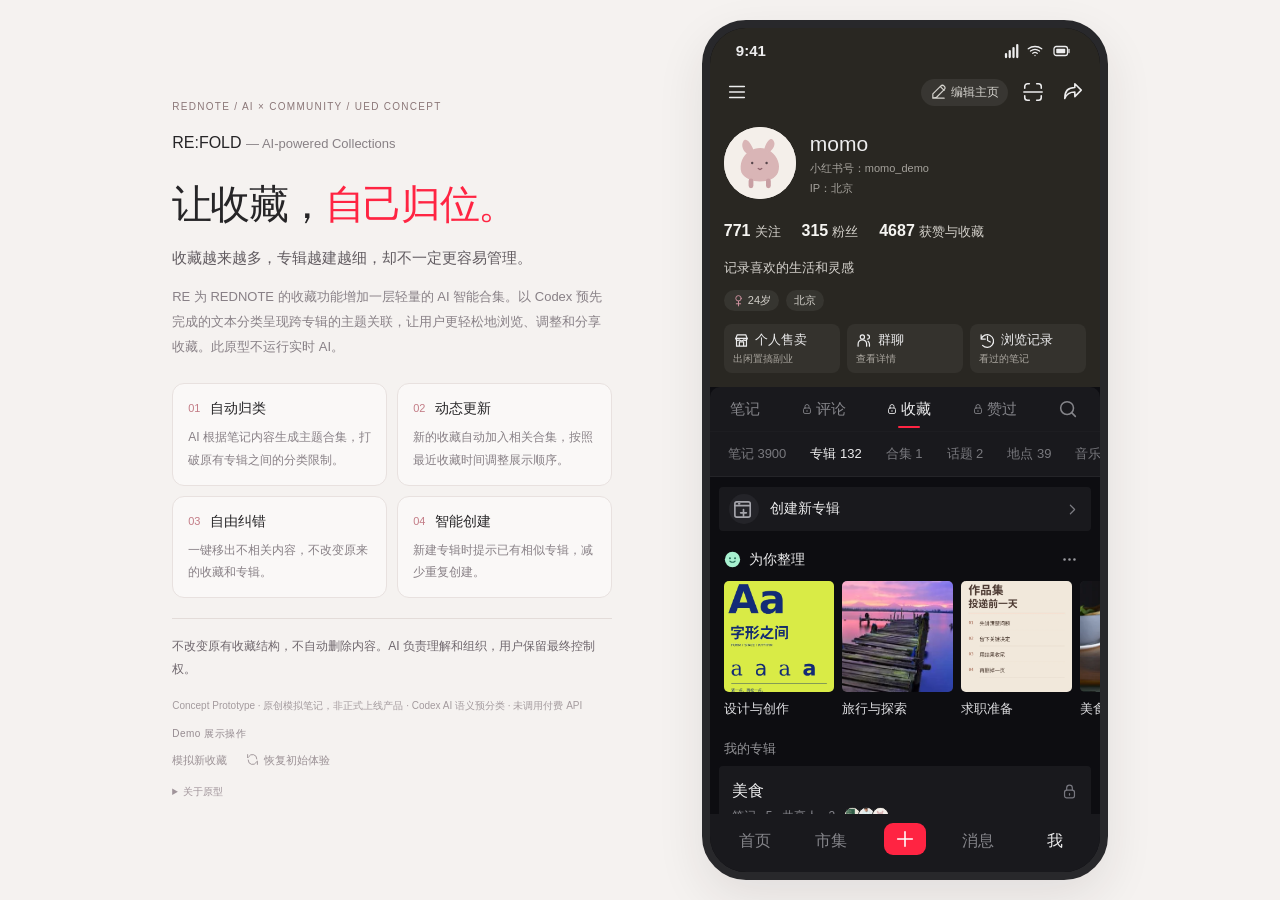
<file: index.html>
<!DOCTYPE html>
<html lang="zh-CN">
<head>
<meta charset="UTF-8" />
<meta name="viewport" content="width=device-width, initial-scale=1, viewport-fit=cover" />
<meta name="theme-color" content="#0d0d11" />
<title>RE｜智能收藏</title>
<link rel="icon" href="assets/avatar.svg" type="image/svg+xml" />
<link rel="stylesheet" href="styles.css" />
</head>
<body data-version="0.9.1">
<div class="stage">
  <aside class="brief" aria-labelledby="projectTitle">
    <div class="eyebrow">REDNOTE / AI × COMMUNITY / UED CONCEPT</div>
    <p class="project-name">RE:FOLD <span>— AI-powered Collections</span></p>
    <h1 id="projectTitle">让收藏，<b>自己归位。</b></h1>
    <p class="project-subtitle">收藏越来越多，专辑越建越细，却不一定更容易管理。</p>
    <p class="project-intro">RE 为 REDNOTE 的收藏功能增加一层轻量的 AI 智能合集。以 Codex 预先完成的文本分类呈现跨专辑的主题关联，让用户更轻松地浏览、调整和分享收藏。此原型不运行实时 AI。</p>
    <div class="features" aria-label="四个功能概念">
      <article class="feature-card"><h2><span>01</span>自动归类</h2><p>AI 根据笔记内容生成主题合集，打破原有专辑之间的分类限制。</p></article>
      <article class="feature-card"><h2><span>02</span>动态更新</h2><p>新的收藏自动加入相关合集，按照最近收藏时间调整展示顺序。</p></article>
      <article class="feature-card"><h2><span>03</span>自由纠错</h2><p>一键移出不相关内容，不改变原来的收藏和专辑。</p></article>
      <article class="feature-card"><h2><span>04</span>智能创建</h2><p>新建专辑时提示已有相似专辑，减少重复创建。</p></article>
    </div>
    <p class="design-principle">不改变原有收藏结构，不自动删除内容。AI 负责理解和组织，用户保留最终控制权。</p>
    <footer class="brief-footer">Concept Prototype · 原创模拟笔记，非正式上线产品<span id="classificationSource"></span></footer>
    <div class="demo-controls"><p class="demo-label">Demo 展示操作</p><div class="brief-actions"><button id="simulateDemo" type="button">模拟新收藏</button><button id="resetDemo" type="button">恢复初始体验</button></div><div id="demoPanel" hidden></div></div><details class="prototype-about"><summary>关于原型</summary><p>这是原创虚构内容的静态原型，分类由 Codex 按文本预先生成，不是实时 AI，未分析照片。分享为固定快照，好友仅本地模拟，不发送消息。绿色图标是概念标识，未接入官方点点服务。</p></details>
  </aside>
  <section class="phone" aria-label="小红书收藏智能合集交互模拟手机">
    <div class="status"><span>9:41</span><span class="signal" id="statusIcons" aria-label="蜂窝网络、无线网络、电池电量充足"></span></div>
    <main class="viewport" id="appScreen"><div class="no-results">正在加载收藏…</div></main>
    <div id="noteReadBar" hidden></div>
    <nav class="tabbar"><button data-action="notice" data-value="本次只演示收藏页，首页未实现">首页</button><button data-action="notice" data-value="本次只演示收藏页，市集未实现">市集</button><button class="plus" data-action="notice" data-value="本次只演示收藏页，发布未实现" aria-label="发布"><span id="publishIcon"></span></button><button data-action="notice" data-value="本次只演示收藏页，消息未实现">消息</button><button class="current" data-action="home">我</button></nav>
    <div class="modalLayer" id="modalLayer"></div><div id="toastLayer"></div>
  </section>
</div>
<script src="data/offline-bundle.js"></script>
<script src="classification-store.js"></script>
<script>
'use strict';
(async function bootstrap() {
const AI=await REClassification.createStore(globalThis.RE_BOOTSTRAP,{forceOffline:new URLSearchParams(location.search).get('classification')==='offline',storage:location.hash.startsWith('#share=')?{getItem:()=>null,setItem:()=>{},removeItem:()=>{}}:undefined});
const iconPaths={
'back':'<path d="m15 18-6-6 6-6"/>','search':'<circle cx="11" cy="11" r="7"/><path d="m20 20-4-4"/>','more':'<circle cx="5" cy="12" r="1"/><circle cx="12" cy="12" r="1"/><circle cx="19" cy="12" r="1"/>','spark':'<path d="m12 2 1.9 6.1L20 10l-6.1 1.9L12 18l-1.9-6.1L4 10l6.1-1.9Z"/><path d="m19 17 .8 2.2L22 20l-2.2.8L19 23l-.8-2.2L16 20l2.2-.8Z"/>','folder':'<path d="M3 7a2 2 0 0 1 2-2h5l2 2h7a2 2 0 0 1 2 2v11H3Z"/>','folder-add':'<path d="M3 7a2 2 0 0 1 2-2h5l2 2h7a2 2 0 0 1 2 2v11H3Z"/><path d="M12 11v6m-3-3h6"/>','chevron':'<path d="m9 18 6-6-6-6"/>','down':'<path d="m6 9 6 6 6-6"/>','check':'<path d="m4 12 5 5L20 6"/>','pin':'<path d="m14 3 7 7-4 1-4 4-2-2-7 7 7-7-2-2 4-4Z"/>','eye-off':'<path d="m3 3 18 18"/><path d="M10.5 10.5a2 2 0 0 0 3 3"/><path d="M9 5a10 10 0 0 1 12 7c-1 2-3 4-5 5M6 7c-2 1-3 3-4 5 4 7 16 9 20 0"/>','undo':'<path d="M3 7v6h6"/><path d="M4 13a8 8 0 1 1 3 6"/>','bookmark':'<path d="M5 3h14v18l-7-5-7 5V3Z"/>','close':'<path d="M18 6 6 18M6 6l12 12"/>','settings':'<circle cx="12" cy="12" r="3"/><path d="m19 13 2-1-2-1m-7-8v2m0 14v2m-9-9h2m14 0h2M5 5l2 2m10 10 2 2M19 5l-2 2M7 17l-2 2"/>','refresh':'<path d="M20 11a8 8 0 0 0-15-4L3 9V3M4 13a8 8 0 0 0 15 4l2-2v6"/>','help':'<circle cx="12" cy="12" r="10"/><path d="M9 9a3 3 0 1 1 5 3l-2 2m0 3v.5"/>'};

Object.assign(iconPaths, {
 'lock':'<rect x="5" y="10" width="14" height="11" rx="3"/><path d="M8 10V7a4 4 0 0 1 8 0v3m-4 5v2"/>',
 'menu':'<path d="M4 6h16M4 12h16M4 18h16"/>',
 'edit':'<path d="m15 4 5 5M4 20l5-1L20 8a2 2 0 0 0-5-5L4 14v6Zm0 0h16"/>',
 'scan':'<path d="M8 3H6a3 3 0 0 0-3 3v2m13-5h2a3 3 0 0 1 3 3v2M3 16v2a3 3 0 0 0 3 3h2m8 0h2a3 3 0 0 0 3-3v-2M2 12h20"/>',
 'share':'<path d="m14 3 7 7-7 7v-5C8 12 5 14 3 19c0-9 4-12 11-12V3Z"/>',
 'people':'<circle cx="9" cy="7" r="3"/><path d="M3 20v-3a6 6 0 0 1 12 0v3m1-16a3 3 0 0 1 0 6m3 10v-3a6 6 0 0 0-2-4"/>',
 'store':'<path d="M4 9h16l-2-5H6L4 9Zm1 0v11h14V9M9 20v-6h6v6"/><path d="M4 9a3 3 0 0 0 5 2 4 4 0 0 0 6 0 3 3 0 0 0 5-2"/>',
 'history':'<path d="M3 10a9 9 0 1 1 2 9M3 4v6h6m3-4v6l4 2"/>',
 'female':'<circle cx="12" cy="8" r="5"/><path d="M12 13v9m-4-4h8"/>',
 'plus':'<path d="M12 4v16M4 12h16"/>',
 'album-add':'<rect x="3" y="4" width="16" height="16" rx="2"/><path d="M3 8h16M7 6h1m4 6v7m-3-3.5h6"/>',
 'wifi':'<path d="M3 9a15 15 0 0 1 18 0M6 12a10 10 0 0 1 12 0m-9 3a5 5 0 0 1 6 0m-3 3h.01"/>',
 'signal':'<path d="M4 16v4m5-8v8m5-12v12m5-16v16" stroke-width="3"/>',
 'comment':'<path d="M21 11a8 8 0 0 1-8 8H6l-4 3V11a8 8 0 0 1 8-8h3a8 8 0 0 1 8 8Z"/>',
 'heart':'<path d="M20.8 4.6a5.5 5.5 0 0 0-7.8 0L12 5.7l-1.1-1.1a5.5 5.5 0 0 0-7.8 7.8L12 21l8.8-8.6a5.5 5.5 0 0 0 0-7.8Z"/>',
 'battery':'<rect x="2" y="6" width="18" height="12" rx="3"/><path d="M22 10v4"/><rect x="5" y="9" width="12" height="6" rx="1" fill="currentColor" stroke="none"/>'
});
const ico=(name,cls='')=>`<svg class="icon ${cls}" viewBox="0 0 24 24" aria-hidden="true">${iconPaths[name]||iconPaths.folder}</svg>`;
const esc=s=>String(s??'').replaceAll('&','&amp;').replaceAll('<','&lt;').replaceAll('>','&gt;').replaceAll('"','&quot;').replaceAll("'",'&#39;');
const E=id=>document.getElementById(id);
const cloneData=value=>typeof globalThis.structuredClone==='function'?globalThis.structuredClone(value):JSON.parse(JSON.stringify(value));
E('statusIcons').innerHTML=ico('signal')+ico('wifi')+ico('battery','battery-icon');
E('publishIcon').innerHTML=ico('plus');
E('resetDemo').innerHTML=ico('refresh','small')+'恢复初始体验';
const GROUPS=AI.groups.map(g=>({...g,desc:g.description}));
const noteForUI=n=>({...n,original:n.originalAlbum,stamp:Date.parse(n.savedAt)});
const BASE_NOTES=AI.notes.filter(n=>n.availability==='initial').map(noteForUI);
const ALBUMS=[
 {id:'美食',name:'美食',count:93,shared:3,locked:true,covers:['photo_food','photo_food2','food_noodle','food_bakery']},
 {id:'韩国',name:'韩国',count:36,shared:2,locked:true,covers:['photo_korea','travel_korea','travel_cph','travel_uk']},
 {id:'视觉设计灵感',name:'视觉设计灵感',count:84,locked:true,covers:['design_type','design_motion','design_brand','design_packaging']},
 {id:'作品集参考',name:'作品集参考',count:29,locked:true,covers:['career_case','design_grid','career_resume','career_ai']},
 {id:'求职准备',name:'求职准备',count:43,locked:true,covers:['career_jobs','career_resume','career_interview','career_case']},
 {id:'新西兰旅行',name:'新西兰旅行',count:19,locked:true,covers:['travel_nz','travel_cph','travel_bergen','travel_uk']},
 {id:'家居',name:'家居',count:28,locked:true,covers:['home_room','home_lamp','home_small','home_color']},
 {id:'字体排版',name:'字体排版',count:32,locked:true,covers:['design_grid','design_type','design_packaging','design_ui']}
];
const NEW_NOTES=AI.notes.filter(n=>n.availability==='simulated').map(noteForUI);
const KEY='refold-v05-experience-data';
function stored(){if(location.hash.startsWith('#share='))return {};try{const value=JSON.parse(localStorage.getItem(KEY)||'{}');return value&&typeof value==='object'&&!Array.isArray(value)?value:{}}catch(_){return {}}}
const persisted=stored();
const S={page:'home',selectedGroup:null,selectedAlbum:null,selectedNote:null,createTitle:'',createDesc:'',createPublic:true,createShared:false,smartOn:persisted.smartOn!==false,hidden:persisted.hidden||[],pins:persisted.pins||[],exclude:persisted.exclude||{},savedNew:persisted.savedNew||[],savedTimes:persisted.savedTimes||{},extraAlbums:persisted.extraAlbums||[],saveClock:persisted.saveClock||400,toastUndo:null,order:Array.isArray(persisted.order)?persisted.order:null,manual:persisted.manual||{},removed:persisted.removed||[],editing:false,managing:false,selection:[],targets:[],dragId:null,liked:persisted.liked||[],comments:persisted.comments||{},pickerSelected:[],copies:persisted.copies||[],groupSharing:persisted.groupSharing||{}};
function commit(){if(S.incomingShare)return;try{localStorage.setItem(KEY,JSON.stringify({...persisted,version:8,liked:S.liked,comments:S.comments,copies:S.copies,groupSharing:S.groupSharing,smartOn:S.smartOn,hidden:S.hidden,pins:[],order:S.order,manual:S.manual,removed:S.removed,exclude:S.exclude,savedNew:S.savedNew,savedTimes:S.savedTimes,extraAlbums:S.extraAlbums,saveClock:S.saveClock}))}catch(_){}}
const asset=cover=>`assets/${cover}.webp`;
const legacySaveBase=Math.max(...AI.notes.map(n=>Date.parse(n.savedAt)))+1000;
const allNotes=()=>[...BASE_NOTES,...NEW_NOTES.filter(n=>S.savedNew.includes(n.id)).map(n=>{const stamp=S.savedTimes[n.id]?Date.parse(S.savedTimes[n.id]):legacySaveBase+S.savedNew.indexOf(n.id)*1000;return {...n,savedAt:new Date(stamp).toISOString(),stamp}})].filter(n=>!S.removed.includes(n.id));
// Manual exclusions are independent of AI files and always take precedence.
const inGroup=(n,id)=>(S.manual[id]||[]).includes(n.id)||(AI.memberships(n.id).some(m=>m.groupId===id)&&!(S.exclude[id]||[]).includes(n.id));
const groupNotes=id=>allNotes().filter(n=>inGroup(n,id)).sort((a,b)=>b.stamp-a.stamp);
const recentGroups=()=>GROUPS.slice().sort((a,b)=>Math.max(0,...groupNotes(b.id).map(n=>n.stamp))-Math.max(0,...groupNotes(a.id).map(n=>n.stamp)));
if(!S.order&&S.pins.length){const recent=recentGroups();S.order=[...recent.filter(g=>S.pins.includes(g.id)),...recent.filter(g=>!S.pins.includes(g.id))].map(g=>g.id);commit()}
const orderedGroups=()=>S.order?[...new Set([...S.order,...GROUPS.map(g=>g.id)])].map(id=>GROUPS.find(g=>g.id===id)).filter(Boolean):recentGroups();
const visibleGroups=()=>orderedGroups().filter(g=>S.smartOn&&!S.hidden.includes(g.id));
function renderProfile(){return `<div class="coverbar"><div class="profile-actions"><button aria-label="菜单" data-action="notice" data-value="本次只呈现个人收藏体验">${ico('menu')}</button><div class="right"><button class="edit" data-action="notice" data-value="个人资料为概念示意">${ico('edit','small')}编辑主页</button><button aria-label="扫一扫" data-action="notice" data-value="此入口不在本次演示范围">${ico('scan')}</button><button aria-label="分享主页" data-action="notice" data-value="分享功能不在本次演示范围">${ico('share')}</button></div></div></div>
<div class="profile-box"><div class="profile-main"><div class="avatar"><img src="assets/avatar.svg" alt="模拟用户头像"></div><div><div class="user-name">momo</div><div class="user-sub">小红书号：momo_demo</div><div class="user-sub">IP：北京</div></div></div><div class="user-stats"><span><b>771</b>关注</span><span><b>315</b>粉丝</span><span><b>4687</b>获赞与收藏</span></div><div class="user-bio">记录喜欢的生活和灵感</div><div class="user-tags"><span class="user-tag">${ico('female','tiny')}24岁</span><span class="user-tag">北京</span></div><div class="profile-utils"><button data-action="notice" data-value="个人售卖不在本次演示范围"><strong>${ico('store','small')}个人售卖</strong><small>出闲置搞副业</small></button><button data-action="notice" data-value="群聊不在本次演示范围"><strong>${ico('people','small')}群聊</strong><small>查看详情</small></button><button data-action="notice" data-value="浏览记录不在本次演示范围"><strong>${ico('history','small')}浏览记录</strong><small>看过的笔记</small></button></div></div>
<div class="primary-tabs"><button data-action="notice" data-value="笔记标签非本次演示范围">笔记</button><button data-action="notice" data-value="评论标签非本次演示范围">${ico('lock','tiny')}评论</button><button class="active" aria-current="page" data-action="notice" data-value="当前为收藏页">${ico('lock','tiny')}收藏</button><button data-action="notice" data-value="赞过标签非本次演示范围">${ico('lock','tiny')}赞过</button><button aria-label="搜索收藏" data-action="notice" data-value="原生收藏搜索不在本次改版范围">${ico('search')}</button></div><div class="secondary-tabs"><button data-action="notice" data-value="笔记标签非本次演示范围">笔记 3900</button><button class="active" aria-current="page" data-action="notice" data-value="当前为专辑页">专辑 132</button>${['合集 1','话题 2','地点 39','音乐 1'].map(t=>`<button data-action="notice" data-value="此标签不在本次演示范围">${t}</button>`).join('')}</div>`}
function smartTile(g){return `<div class="smart-tile ${S.dragId===g.id?'dragging':''}" data-id="${g.id}"><button data-action="group" data-id="${g.id}" aria-label="${S.editing?'拖动排序，或使用左右方向键调整：':'打开智能合集 '}${esc(g.name)}"><span class="tile-image"><img draggable="false" src="${asset(g.cover)}" alt="${esc(g.name)}"></span><span class="tile-name">${esc(g.name)}</span></button></div>`}
function albumCard(a){return `<div class="album"><button class="albumbutton" data-action="album" data-id="${esc(a.id)}"><div class="albumhead"><span>${esc(a.name)}</span>${a.locked?`<span class="tiny-lock" aria-label="私密专辑">${ico('lock','small')}</span>`:''}</div><div class="albummeta"><span>笔记 · ${allNotes().filter(n=>n.original===a.id).length}</span>${a.shared?`<span>共享人 · ${a.shared}</span><span class="shared-avatars" aria-hidden="true">${Array.from({length:Math.min(a.shared,3)},(_,i)=>`<img src="${i===2?'assets/avatar.svg':asset(['design_brand','life_fashion'][i])}" alt="">`).join('')}</span>`:''}</div><div class="albumthumbs">${a.covers.slice(0,4).map(c=>`<span class="albumthumb"><img src="${asset(c)}" alt="${esc(a.name)} 专辑封面"></span>`).join('')}</div></button></div>`}
function renderHome(){const gs=visibleGroups();return `${renderProfile()}<div class="entryrow"><button data-action="create"><span class="entryico">${ico('album-add')}</span>创建新专辑<span class="chevron">${ico('chevron','small')}</span></button></div>${S.smartOn?`<section aria-label="为你整理"><div class="section-head"><strong><span class="ai-mark" role="img" aria-label="AI 整理概念标识"><svg viewBox="0 0 20 20" aria-hidden="true"><circle cx="10" cy="10" r="9" fill="#a8f0d0"/><circle cx="7" cy="8.5" r="1.15" fill="#266b58"/><circle cx="13" cy="8.5" r="1.15" fill="#266b58"/><path d="M7 12c1.7 1.4 4.3 1.4 6 0" stroke="#266b58" stroke-width="1.3" fill="none" stroke-linecap="round"/></svg></span>为你整理</strong><button data-action="settings" aria-label="智能合集设置">${ico('more','small')}</button></div>${gs.length?`${S.editing?sortBanner():''}<div class="shelf ${S.editing?'editing':''}" id="smartShelf">${gs.map(smartTile).join('')}</div>`:'<div class="shelf"><div class="shelf-empty">暂无显示的智能合集，可在设置中恢复。</div></div>'}</section>`:`<div class="smart-disabled"><span>智能合集已关闭</span><button data-action="settings" aria-label="智能合集设置">${ico('more','small')}</button></div>`}<div class="section-head albums-label"><strong>我的专辑</strong></div><div class="collection-list">${[...ALBUMS,...S.extraAlbums].map(albumCard).join('')}</div><div class="footer-mock" hidden data-classification-mode="${AI.mode}" data-classification-source="${AI.source}">${esc(AI.label())}</div>`}
function noteCard(n){return `<button class="notecard ${S.selection.includes(n.id)?'selected':''}" data-action="${S.managing?'select-note':'note'}" data-id="${n.id}" ${S.managing?`aria-pressed="${S.selection.includes(n.id)}"`:''}><span class="note-image" style="aspect-ratio:${Number(n.ratio)>0?Number(n.ratio):.75}"><img src="${asset(n.cover)}" alt="${esc(n.title)}">${S.managing?`<span class="check-circle">${S.selection.includes(n.id)?ico('check','small'):''}</span>`:''}</span><span class="note-caption"><strong>${esc(n.title)}</strong><small>${esc(n.author?.name||n.original)}</small></span></button>`}
function noteFlow(notes){return `<div class="masonry">${[0,1].map(col=>`<div class="note-column">${notes.filter((_,i)=>i%2===col).map(noteCard).join('')}</div>`).join('')}</div>`}
function header(title,right=''){return `<div class="pagehead"><button aria-label="返回" data-action="home">${ico('back','big')}</button><strong>${esc(title)}</strong>${right||'<span></span>'}</div>`}
function renderGroup(){const g=GROUPS.find(x=>x.id===S.selectedGroup);if(!g)return renderHome();const notes=groupNotes(g.id);const all=notes.length&&S.selection.length===notes.length;const copy=collaborationCopy(g.id);const friends=collaborationEnabled(g.id)?copy?.friends||[]:[];return `${S.managing?`<div class="pagehead"><button data-action="manage-exit" aria-label="退出管理">${ico('close')}</button><strong>已选择 ${S.selection.length} 篇</strong><button data-action="select-all">${all?'取消全选':'全选'}</button></div>`:`<div class="pagehead collection-nav"><button data-action="home" aria-label="返回">${ico('back','big')}</button><span></span><button data-action="share" aria-label="${notes.length?'分享合集':'暂无笔记可分享'}" ${notes.length?'':'disabled'}>${ico('share')}</button></div><div class="collection-heading"><h1>${esc(g.name)}</h1><button class="manage-pill" data-action="manage">管理</button></div><div class="collection-description" aria-hidden="true"></div><div class="collection-members"><button class="member-invite" data-action="share-invite"><span class="member-avatars">${(friends.length?friends.slice(0,3):['self']).map((id,i)=>`<img src="${id==='self'?picture('assets/avatar.svg'):friendAvatar(DEMO_FRIENDS.find(f=>f.id===id)||{id})}" alt="${id==='self'?'自己':esc(DEMO_FRIENDS.find(f=>f.id===id)?.name||'虚构好友')}">`).join('')}</span><span>邀请好友共享</span>${ico('chevron','tiny')}</button><span class="collection-count">笔记 · ${notes.length}</span></div>`}${notes.length?noteFlow(notes):'<div class="no-results">还没有笔记，添加后即可分享。</div>'}${S.managing?`<div class="managebar"><button data-action="batch-remove" ${S.selection.length?'':'disabled'}>${ico('close')}移出本合集</button><button data-action="batch-add" ${S.selection.length?'':'disabled'}>${ico('folder-add')}加入其他合集</button><button data-action="batch-unsave" ${S.selection.length?'':'disabled'}>${ico('bookmark')}取消收藏</button></div>`:''}`}
function renderAlbum(){const a=[...ALBUMS,...S.extraAlbums].find(a=>a.id===S.selectedAlbum);if(!a)return renderHome();const notes=allNotes().filter(n=>n.original===a.id);return `${header(a.name)}<div class="original-detail-title"><img src="${asset(a.covers[0])}" alt="${esc(a.name)}"><div><h2>${esc(a.name)}</h2><p>笔记 ${notes.length} · ${a.locked?'私密':'公开'}</p></div></div>${notes.length?noteFlow(notes):'<div class="no-results">这个模拟专辑暂时没有可演示的笔记。</div>'}`}
function similarAlbums(name){const x=name.trim();if(x.length<2)return [];const pats=[/设计|平面|字体|排版|视觉|海报|作品集|创作|ui/i,/旅行|英国|韩国|欧洲|新西兰|首尔|游玩|攻略|旅游/i,/面试|求职|简历|秋招|笔试|校招|作品集/i,/美食|餐厅|咖啡|探店/i,/家居|软装|装修|房间|居住/i];const words=['视觉设计灵感','韩国','求职准备','美食','家居'];const tokens=pats.map((r,i)=>r.test(x)?words[i]:null).filter(Boolean);return ALBUMS.filter(a=>tokens.includes(a.name)||a.name.includes(x)||x.includes(a.name)).slice(0,4)}
function matchHtml(){const sims=similarAlbums(S.createTitle);return sims.length?`<div class="matchbox">${ico('spark','tiny')}<span>发现 ${sims.length} 个相似专辑</span><span>·</span><button data-action="show-similar">查看</button></div>`:''}
function renderCreate(){return `${header('新建专辑',`<button class="action" data-action="save-album" ${S.createTitle.trim()?'':'disabled'}>保存</button>`)}<div class="createform"><div class="form-fields"><div class="form-row"><label for="albumTitle">标题</label><input id="albumTitle" maxlength="32" value="${esc(S.createTitle)}" placeholder="为你的专辑添加一个标题" autocomplete="off"></div><div id="matchWrap" aria-live="polite">${matchHtml()}</div><div class="form-textarea"><label for="albumDesc">简介</label><textarea id="albumDesc" aria-label="专辑简介">${esc(S.createDesc)}</textarea></div></div><div class="setting"><span>公开我的专辑</span><button aria-label="公开我的专辑" role="switch" aria-checked="${S.createPublic}" class="switch ${S.createPublic?'on':''}" data-action="toggle-public"></button></div><p class="setting-help">关闭后，他人将无法查看你的专辑内容</p><div class="setting"><span>和好友共享专辑</span><button aria-label="和好友共享专辑" role="switch" aria-checked="${S.createShared}" class="switch ${S.createShared?'on':''}" data-action="toggle-shared"></button></div><p class="setting-help">开启后，你可以邀请好友编辑专辑内容</p></div>`}
/* Shared navigation, control and modal motion. */
const MOTION = { page:230, sheet:290, select:140, sort:200, ease:'cubic-bezier(.22,.74,.25,1)' };
const reducedMotion = () => !!(globalThis.matchMedia && matchMedia('(prefers-reduced-motion: reduce)').matches);
function animateNative(element, frames, options) {
  if (!element || reducedMotion() || typeof element.animate !== 'function') return null;
  try { return element.animate(frames, {easing:MOTION.ease,fill:'none',...options}); }
  catch (_) { return null; }
}
let navigationMotion=null, previousMotionRoute=null, previousChoiceState=new Map();
function motionRoute() {
  const page=S.page;
  const detail=page==='note'?S.selectedNote:page==='shared'?S.sharedNote||'':page==='group'?S.selectedGroup:page==='album'?S.selectedAlbum:'';
  const depth=page==='home'?0:page==='group'||page==='album'||page==='create'||page==='shared'&&!S.sharedNote?1:2;
  return {key:page+':'+detail,depth};
}
function motionAfterRender() {
  const screen=E('appScreen'), route=motionRoute(), changed=previousMotionRoute&&route.key!==previousMotionRoute.key;
  if(changed&&!S.toastUndo){clearTimeout(S.toastTimer);E('toastLayer').replaceChildren();}
  navigationMotion?.cancel(); navigationMotion=null;
  screen.classList.remove('page-enter','page-back');
  if(changed&&!reducedMotion()) {
    const backward=route.depth<previousMotionRoute.depth || (route.depth===previousMotionRoute.depth&&route.key==='home:');
    navigationMotion=animateNative(screen,[{transform:`translate3d(${backward?-16:16}px,0,0)`,opacity:.9},{transform:'translate3d(0,0,0)',opacity:1}],{duration:MOTION.page});
    if(!navigationMotion) {
      screen.classList.add(backward?'page-back':'page-enter');
      setTimeout(()=>screen.classList.remove('page-enter','page-back'),MOTION.page+30);
    }
  }
  const current=new Map();
  for(const button of screen.querySelectorAll('button[aria-pressed],button[role="switch"]')) {
    const key=route.key+':'+button.dataset.action+':'+(button.dataset.id||button.getAttribute('aria-label')||'');
    const selected=(button.getAttribute('aria-pressed')||button.getAttribute('aria-checked'))==='true';
    current.set(key,selected);
    if(!changed&&previousChoiceState.has(key)&&previousChoiceState.get(key)!==selected) {
      const indicator=button.querySelector('.check-circle')||button;
      animateNative(indicator,[{transform:'scale(.86)',opacity:.65},{transform:'scale(1)',opacity:1}],{duration:MOTION.select});
    }
  }
  previousChoiceState=current;previousMotionRoute=route;
}

/* Keep an unanimated immediate close for page navigation/replacement, and a
   guarded animated close for dismissing an existing sheet. */
let modalMotionEpoch=0, modalClosing=null;
function setModalBackgroundLock(locked) {
  document.querySelector('.phone').classList.toggle('modal-open',locked);
  for(const node of [E('appScreen'),document.querySelector('.tabbar')]) {
    if(!node)continue;
    if('inert' in node)node.inert=locked;
    else {node.style.pointerEvents=locked?'none':'';node.toggleAttribute('data-modal-locked',locked);}
    if(locked)node.setAttribute('aria-hidden','true');else node.removeAttribute('aria-hidden');
  }
}
function motionPrepareSheet() {
  const layer=E('modalLayer'), previous=layer.querySelector('.sheet');
  const context={replacing:!!previous,height:previous?.getBoundingClientRect().height||0};
  modalMotionEpoch++;
  if(modalClosing){for(const animation of modalClosing.animations)animation?.cancel();modalClosing=null;}
  return context;
}
function motionSheetOpen(context={}) {
  const layer=E('modalLayer'),scrim=layer.firstElementChild,panel=layer.querySelector('.sheet');
  if(!panel||!scrim)return;
  panel.style.animation='none';scrim.classList.remove('sheet-closing');
  setModalBackgroundLock(true);
  if(reducedMotion())return;
  if(context.replacing) {
    const next=panel.getBoundingClientRect().height;
    if(context.height&&Math.abs(next-context.height)>2) {
      const animation=animateNative(panel,[{height:context.height+'px'},{height:next+'px'}],{duration:180});
      if(animation){panel.style.overflowY='hidden';animation.finished.catch(()=>{}).then(()=>{if(panel.isConnected)panel.style.overflowY='';});}
    }
    return;
  }
  const animation=animateNative(panel,[{transform:'translate3d(0,100%,0)'},{transform:'translate3d(0,0,0)'}],{duration:MOTION.sheet});
  animateNative(scrim,[{backgroundColor:'rgba(0,0,0,0)'},{backgroundColor:'rgba(0,0,0,.6)'}],{duration:MOTION.sheet});
  if(!animation){scrim.classList.add('sheet-opening');setTimeout(()=>scrim.classList.remove('sheet-opening'),MOTION.sheet+30);}
}
function closeModal(immediate=false) {
  const layer=E('modalLayer'),root=layer.firstElementChild;
  if(!root)return;
  if(modalClosing&&!immediate)return;
  const panel=root.querySelector('.sheet'),opener=S.modalOpener,epoch=++modalMotionEpoch;
  if(modalClosing){for(const animation of modalClosing.animations)animation?.cancel();modalClosing=null;}
  function finish() {
    if(epoch!==modalMotionEpoch||layer.firstElementChild!==root)return;
    layer.replaceChildren();modalClosing=null;setModalBackgroundLock(false);S.modalOpener=null;
    if(opener?.isConnected)opener.focus({preventScroll:true});
  }
  if(immediate||reducedMotion()||!panel){finish();return;}
  root.classList.add('sheet-closing');root.setAttribute('data-closing','true');
  // The mask continues to intercept clicks until the old sheet is removed.
  panel.style.pointerEvents='none';
  const distance=Math.max(0,Number(panel.dataset.dragOffset)||0);
  const slide=animateNative(panel,[{transform:`translate3d(0,${distance}px,0)`},{transform:'translate3d(0,100%,0)'}],{duration:MOTION.sheet});
  const fade=animateNative(root,[{backgroundColor:getComputedStyle(root).backgroundColor},{backgroundColor:'rgba(0,0,0,0)'}],{duration:MOTION.sheet});
  modalClosing={root,animations:[slide,fade]};
  if(slide)slide.finished.catch(()=>{}).then(finish);else setTimeout(finish,MOTION.sheet);
}
// Old Safari/WebViews without inert still keep focus inside the active dialog.
document.addEventListener('focusin',event=>{
  const layer=E('modalLayer');if(!layer.firstElementChild||layer.contains(event.target))return;
  const dialog=layer.querySelector('[role="dialog"]');dialog?.focus({preventScroll:true});
});

/* Downward dismissal starts only on the handle or non-interactive sheet header.
   Beginning a normal content scroll never arms this gesture. */
let sheetDrag=null;
document.addEventListener('pointerdown',event=>{
  const panel=event.target.closest('.sheet'),handle=event.target.closest('.handle,.sheet-drag-handle,.share-head,.sheet-head');
  if(!panel||!handle||event.target.closest('button,a,input,textarea,select')||event.button>0||panel.scrollTop>1)return;
  if(E('modalLayer').firstElementChild?.hasAttribute('data-closing'))return;
  sheetDrag={panel,root:panel.parentElement,pointer:event.pointerId,x:event.clientX,y:event.clientY,dy:0,started:false};
  for(const animation of panel.getAnimations?.()||[])animation.cancel();
});
document.addEventListener('pointermove',event=>{
  const drag=sheetDrag;if(!drag||event.pointerId!==drag.pointer)return;
  const dx=event.clientX-drag.x,dy=event.clientY-drag.y;
  if(!drag.started) {
    if(Math.abs(dx)>8&&Math.abs(dx)>Math.abs(dy)){sheetDrag=null;return;}
    if(dy< -8){sheetDrag=null;return;}
    if(dy<7||dy<Math.abs(dx)*1.2)return;
    drag.started=true;
    try{drag.panel.setPointerCapture(event.pointerId);}catch(_){}
  }
  if(event.cancelable)event.preventDefault();
  drag.dy=Math.max(0,dy);drag.panel.dataset.dragOffset=String(drag.dy);
  drag.panel.style.transform=`translate3d(0,${drag.dy}px,0)`;
  drag.root.style.backgroundColor=`rgba(0,0,0,${.6*(1-Math.min(.85,drag.dy/Math.max(drag.panel.offsetHeight,1)))})`;
},{passive:false});
document.addEventListener('touchmove',event=>{if(sheetDrag?.started&&event.cancelable)event.preventDefault();},{passive:false});
function endSheetDrag(event) {
  const drag=sheetDrag;if(!drag||event.pointerId!==drag.pointer)return;sheetDrag=null;
  if(!drag.panel.isConnected)return;
  if(event.type==='pointerup'&&drag.started&&drag.dy>Math.min(100,drag.panel.offsetHeight*.22)){closeModal();return;}
  if(drag.started){
    const animation=animateNative(drag.panel,[{transform:`translate3d(0,${drag.dy}px,0)`},{transform:'translate3d(0,0,0)'}],{duration:180});
    drag.panel.style.transform='';delete drag.panel.dataset.dragOffset;
    animateNative(drag.root,[{backgroundColor:drag.root.style.backgroundColor},{backgroundColor:'rgba(0,0,0,.6)'}],{duration:180});drag.root.style.backgroundColor='';
  }
}
document.addEventListener('pointerup',endSheetDrag);document.addEventListener('pointercancel',endSheetDrag);


function render(){const el=E('appScreen');const oldTop=el.scrollTop;const shelf=E('smartShelf');if(shelf)S.shelfScroll=shelf.scrollLeft;el.innerHTML=S.page==='home'?renderHome():S.page==='group'?renderGroup():S.page==='create'?renderCreate():S.page==='note'?renderNote():S.page==='picker'?renderPicker():S.page==='shared'?renderShared():S.page==='friends'?renderFriendsSettings():renderAlbum();document.querySelector('.phone').dataset.page=S.page;document.querySelector('.tabbar').hidden=S.page!=='home';if(S.page==='home'){const rail=E('smartShelf');if(rail)rail.scrollLeft=S.shelfScroll||0}const reading=readNote();E('noteReadBar').hidden=!reading;E('noteReadBar').innerHTML=reading?renderNoteBar(reading):'';if(!E('demoPanel').hidden)renderDemoPanel();el.scrollTop=oldTop;motionAfterRender()}
function go(page,id){const el=E('appScreen');if(S.page==='home'){S.homeScroll=el.scrollTop;S.shelfScroll=E('smartShelf')?.scrollLeft||0}S.managing=false;S.selection=[];S.editing=false;S.page=page;if(page==='group')S.selectedGroup=id;if(page==='album')S.selectedAlbum=id;closeModal(true);render();el.scrollTop=page==='home'?S.homeScroll||0:0}

function sheet(inner,options={}){const motionContext=motionPrepareSheet();if(!E('modalLayer').firstChild)S.modalOpener=document.activeElement;E('modalLayer').innerHTML=`<div class="scrim" id="backdrop"><div class="sheet ${options.kind||''}" role="dialog" aria-modal="true" aria-label="${esc(options.label||(S.selectedNote?'笔记与收藏操作':'收藏操作'))}" tabindex="-1">${options.handle===false?'':'<div class="handle" aria-label="向下滑动关闭"></div>'}${inner}${options.nativeClose?'':'<button class="close" data-action="close">关闭</button>'}</div></div>`;E('modalLayer').querySelector('.sheet').focus({preventScroll:true});motionSheetOpen(motionContext)}
function toast(msg,undo=null){const t=E('toastLayer');t.innerHTML=`<div class="toast" role="status"><span>${esc(msg)}</span>${undo?'<button data-action="undo">撤销</button>':''}</div>`;S.toastUndo=undo;clearTimeout(S.toastTimer);S.toastTimer=setTimeout(()=>{t.innerHTML='';S.toastUndo=null},4400)}
function groupMenu(){settingsSheet()}

function simulateSheet(){E('demoPanel').hidden=!E('demoPanel').hidden;if(!E('demoPanel').hidden)renderDemoPanel()}
function renderDemoPanel(){E('demoPanel').innerHTML=`<div class="desktop-demo-picker">${NEW_NOTES.map(n=>`<button class="demo-note" data-action="save-note" data-id="${n.id}" ${allNotes().some(x=>x.id===n.id)?'disabled':''}><img src="${asset(n.cover)}" alt=""><span>${esc(n.title)}</span><small>${allNotes().some(x=>x.id===n.id)?'已收藏':'收藏'}</small></button>`).join('')}</div>`}
function settingsSheet(){sheet(`<div class="action-sheet"><button class="action-row" data-action="sort-start">调整合集顺序</button><button class="action-row" data-action="display-settings">管理显示的合集</button><button class="action-row" data-action="smart-toggle">${S.smartOn?'关闭':'开启'}智能合集展示</button><button class="action-row action-cancel" data-action="close">取消</button></div>`,{kind:'home-settings-sheet',label:'智能合集设置',nativeClose:true,handle:false})}
function sortBanner(){return '<div class="sort-banner"><span>拖动调整顺序</span><div class="sort-banner-actions"><button class="sort-default" data-action="sort-auto">恢复默认</button><button data-action="sort-done">完成</button></div></div>'}
function displaySettings(){sheet(`<h3>管理显示的合集</h3><div class="visibility-list">${orderedGroups().map(g=>`<div class="visibility-row"><span>${esc(g.name)}</span><button data-action="visibility-toggle" data-id="${g.id}" class="switch ${S.hidden.includes(g.id)?'':'on'}" role="switch" aria-label="显示${esc(g.name)}" aria-checked="${!S.hidden.includes(g.id)}"></button></div>`).join('')}</div>`,{kind:'visibility-sheet',label:'管理显示的合集'})}
function manageSheet(){sheet('<div class="action-sheet"><button class="action-row" data-action="add-notes">添加笔记</button><button class="action-row" data-action="manage-start">批量管理</button><button class="action-row action-cancel" data-action="close">取消</button></div>',{kind:'action-sheet-panel',label:'管理合集',nativeClose:true})}
function similarSheet(){const sims=similarAlbums(S.createTitle);sheet(`<h3>已有的相似专辑</h3><p>AI 根据输入的标题识别相关主题。这些结果仅供参考，不会阻止你创建新的专辑。</p>${sims.map(a=>`<button class="choice" data-action="album" data-id="${esc(a.id)}"><img src="${asset(a.covers[0])}" alt=""/><span><strong>${esc(a.name)}</strong><small>${a.count} 篇收藏 · 原有专辑</small></span><span class="arrow">${ico('chevron','small')}</span></button>`).join('')}`)}
function saveAlbum(){const name=S.createTitle.trim();if(!name){toast('请填写专辑名称');return}const id='user-'+Date.now();const x={id,name,count:0,locked:!S.createPublic,shared:S.createShared?1:0,covers:['design_grid','design_brand','travel_uk','food_cafe']};S.extraAlbums.unshift(x);commit();S.createTitle='';S.createDesc='';S.createPublic=true;S.createShared=false;go('home');toast(`「${name}」已创建，原有专辑保持不变`,()=>{S.extraAlbums=S.extraAlbums.filter(a=>a.id!==id);commit();render()})}
function preferenceSnapshot(){return cloneData({manual:S.manual,exclude:S.exclude,removed:S.removed,savedNew:S.savedNew,savedTimes:S.savedTimes})}
function finishChange(before,message){S.managing=false;S.selection=[];commit();closeModal(true);render();toast(message,()=>{Object.assign(S,before);commit();render()})}
function removeFromGroup(ids,group){S.manual[group]=(S.manual[group]||[]).filter(id=>!ids.includes(id));S.exclude[group]=[...new Set([...(S.exclude[group]||[]),...ids])]}
function addToGroups(ids,groups){for(const group of groups){S.manual[group]=[...new Set([...(S.manual[group]||[]),...ids])];S.exclude[group]=(S.exclude[group]||[]).filter(id=>!ids.includes(id))}}
function targetSheet(ids){S.targetSource=S.page==='group'?S.selectedGroup:S.page==='note'&&S.noteReturn?.page==='group'?S.noteReturn.group:null;S.pendingIds=ids.slice();S.targets=[];drawTargets()}
function drawTargets(){sheet(`<h3>加入其他智能合集</h3>${GROUPS.filter(g=>g.id!==S.targetSource).map(g=>`<button class="choice ${S.targets.includes(g.id)?'selected':''}" aria-pressed="${S.targets.includes(g.id)}" data-action="target-group" data-id="${g.id}"><span>${esc(g.name)}</span><span class="arrow">${ico(S.targets.includes(g.id)?'check':'plus','small')}</span></button>`).join('')}<button class="primary-button" data-action="target-confirm" ${S.targets.length?'':'disabled'}>确认加入</button>`)}
function startSort(preserveTouch=false){S.editing=true;closeModal(true);const rail=E('smartShelf');if(preserveTouch&&rail){rail.classList.add('editing');const wrapper=document.createElement('div');wrapper.innerHTML=sortBanner();rail.before(wrapper.firstElementChild);for(const tile of rail.querySelectorAll('.smart-tile'))tile.classList.toggle('dragging',tile.dataset.id===S.dragId)}else{render();E('smartShelf')?.scrollIntoView({block:'center'})}}
let gesture=null,suppressClickUntil=0,settlingSort=null;
function sortSource(gestureState){return E('smartShelf')?.querySelector(`.smart-tile[data-id="${gestureState.id}"]`);}
function createSortGhost(g) {
  const tile=sortSource(g);if(!tile||g.ghost)return;
  const rect=tile.getBoundingClientRect();g.source=tile;g.grabX=g.lastX-rect.left;g.grabY=g.lastY-rect.top;
  const ghost=tile.cloneNode(true);ghost.className='smart-tile sort-drag-ghost';ghost.removeAttribute('data-id');ghost.setAttribute('aria-hidden','true');
  for(const node of ghost.querySelectorAll('[data-action]')){node.removeAttribute('data-action');node.removeAttribute('data-id');node.tabIndex=-1;}
  Object.assign(ghost.style,{position:'fixed',left:'0',top:'0',width:rect.width+'px',height:rect.height+'px',pointerEvents:'none',zIndex:'1000',margin:'0',transformOrigin:'50% 50%'});
  document.body.append(ghost);g.ghost=ghost;tile.classList.add('drag-source','dragging');tile.style.opacity='0';updateSortGhost(g);
}
function updateSortGhost(g) {
  if(!g.ghost)return;g.ghostX=g.lastX-g.grabX;g.ghostY=g.lastY-g.grabY;
  g.ghost.style.transform=`translate3d(${g.ghostX}px,${g.ghostY}px,0) scale(1.045)`;
}
function moveGroup(id,to,preserveTouch=false) {
  const order=orderedGroups().map(g=>g.id),from=order.indexOf(id);if(from<0||to<0||to>=order.length||from===to)return;
  const rail=E('smartShelf'),tiles=[...(rail?.querySelectorAll('.smart-tile')||[])],before=new Map(tiles.map(tile=>[tile.dataset.id,tile.getBoundingClientRect()]));
  order.splice(from,1);order.splice(to,0,id);S.order=order;commit();
  if(preserveTouch){
    for(const tile of tiles){for(const animation of tile.getAnimations?.()||[])animation.cancel();tile.style.order=order.indexOf(tile.dataset.id);tile.classList.toggle('dragging',tile.dataset.id===id);}
    for(const tile of tiles){if(tile.dataset.id===id)continue;const after=tile.getBoundingClientRect(),old=before.get(tile.dataset.id);const dx=old.left-after.left,dy=old.top-after.top;if(Math.abs(dx)+Math.abs(dy)>.5)animateNative(tile,[{transform:`translate3d(${dx}px,${dy}px,0)`},{transform:'translate3d(0,0,0)'}],{duration:MOTION.sort});}
  }else{render();E('smartShelf')?.querySelector(`[data-action="group"][data-id="${id}"]`)?.focus({preventScroll:true});}
}
function reorderAtPointer(g) {
  const rail=E('smartShelf');if(!rail)return;
  const target=document.elementFromPoint(g.lastX,g.lastY)?.closest('.smart-tile');
  if(target&&target.closest('#smartShelf')===rail&&target.dataset.id!==g.id)moveGroup(g.id,orderedGroups().findIndex(item=>item.id===target.dataset.id),true);
}
function sortEdgeFrame() {
  const g=gesture,rail=E('smartShelf');if(!g?.sorting||!g.moved||!rail)return;
  const box=rail.getBoundingClientRect(),speed=g.lastX>box.right-28?8:g.lastX<box.left+28?-8:0;
  if(speed){rail.scrollLeft+=speed;reorderAtPointer(g);}g.edgeFrame=requestAnimationFrame(sortEdgeFrame);
}
function clearSettlingSort() {
  if(!settlingSort)return;const settling=settlingSort;settlingSort=null;settling.animation?.cancel();settling.finish(false);
}
document.addEventListener('pointerdown',event=>{
  const rail=event.target.closest('#smartShelf'),tile=event.target.closest('.smart-tile');if(!rail||!tile||event.button>0)return;
  clearSettlingSort();suppressClickUntil=0;
  gesture={id:tile.dataset.id,x:event.clientX,y:event.clientY,lastX:event.clientX,lastY:event.clientY,left:rail.scrollLeft,pointer:event.pointerId,type:event.pointerType,moved:false,sorting:S.editing};
  if(S.editing){S.dragId=gesture.id;createSortGhost(gesture);}
  else gesture.timer=setTimeout(()=>{if(!gesture||gesture.moved)return;gesture.sorting=true;S.dragId=gesture.id;startSort(true);createSortGhost(gesture);suppressClickUntil=Date.now()+800;},450);
});
document.addEventListener('pointermove',event=>{
  const g=gesture;if(!g||event.pointerId!==g.pointer)return;g.lastX=event.clientX;g.lastY=event.clientY;
  const dx=g.lastX-g.x,dy=g.lastY-g.y,rail=E('smartShelf');if(!rail)return;
  if(Math.hypot(dx,dy)>8){g.moved=true;clearTimeout(g.timer);}
  if(g.sorting){if(g.moved){if(event.cancelable)event.preventDefault();createSortGhost(g);updateSortGhost(g);reorderAtPointer(g);if(!g.edgeFrame)g.edgeFrame=requestAnimationFrame(sortEdgeFrame);suppressClickUntil=Date.now()+400;}}
  else if(g.type==='mouse'&&g.moved&&Math.abs(dx)>Math.abs(dy)){if(event.cancelable)event.preventDefault();try{document.documentElement.setPointerCapture(event.pointerId);}catch(_){}rail.scrollLeft=g.left-dx;suppressClickUntil=Date.now()+400;}
},{passive:false});
function endGesture() {
  const g=gesture;if(!g)return;clearTimeout(g.timer);cancelAnimationFrame(g.edgeFrame);gesture=null;
  if(g.moved||g.sorting)suppressClickUntil=Date.now()+400;
  if(!g.sorting)return;
  S.dragId=null;const source=g.source||sortSource(g);source?.classList.remove('dragging');
  function finish(repaint=true) {
    g.ghost?.remove();if(source?.isConnected){source.style.opacity='';source.classList.remove('drag-source');}
    if(settlingSort?.gesture===g)settlingSort=null;
    if(repaint&&!gesture&&S.page==='home'&&S.editing)render();
  }
  if(g.ghost&&source?.isConnected){
    const target=source.getBoundingClientRect();
    const animation=animateNative(g.ghost,[{transform:g.ghost.style.transform,opacity:.92},{transform:`translate3d(${target.left}px,${target.top}px,0) scale(1)`,opacity:1}],{duration:MOTION.page});
    if(animation){settlingSort={gesture:g,animation,finish};animation.finished.catch(()=>{}).then(()=>{if(settlingSort?.gesture===g)finish();});return;}
  }
  finish();
}
document.addEventListener('touchmove',event=>{if(gesture?.sorting&&event.cancelable)event.preventDefault();},{passive:false});
document.addEventListener('pointerup',endGesture);document.addEventListener('pointercancel',endGesture);
document.addEventListener('contextmenu',event=>{if(event.target.closest('#smartShelf'))event.preventDefault();});


function noteSheet(id){const n=AI.notes.find(n=>n.id===id);if(!n)return;S.noteReturn={page:S.page,group:S.selectedGroup,album:S.selectedAlbum,top:E('appScreen').scrollTop};S.selectedNote=id;S.page='note';closeModal(true);render();E('appScreen').scrollTop=0}
function returnFromNote(){const back=S.noteReturn||{page:'home',top:0};S.page=back.page;S.selectedGroup=back.group;S.selectedAlbum=back.album;closeModal(true);render();E('appScreen').scrollTop=back.top}
function picture(path){if(globalThis.RE_INLINE_PICTURES?.[path])return globalThis.RE_INLINE_PICTURES[path];return path?.startsWith('assets/')&&path.endsWith('.webp')?asset(path.slice(7,-5)):path||'assets/avatar.svg'}
function readNote(){if(S.page==='note')return AI.notes.find(n=>n.id===S.selectedNote);if(S.page==='shared'&&S.sharedSnapshot?.noteIds.includes(S.sharedNote))return AI.notes.find(n=>n.id===S.sharedNote);return null}
function renderReadingNote(n,backAction='note-back'){
 const images=n.images?.length?n.images:[`assets/${n.cover}.webp`];
 return `<article class="note-detail native-note"><div class="pagehead note-native-head"><button data-action="${backAction}" aria-label="返回">${ico('back')}</button><div class="note-author"><img src="${picture(n.author?.avatar)}" alt=""><strong>${esc(n.author?.name||'拾光手记')}</strong></div><span class="note-follow" aria-label="关注（静态展示）">关注</span><span class="note-share-display" aria-label="分享（静态展示）">${ico('share')}</span></div><div class="note-media"><div class="note-gallery" tabindex="0" aria-label="笔记图片，可左右滑动">${images.map((image,i)=>`<img src="${picture(image)}" alt="${esc(n.title)} · ${i+1}" draggable="false">`).join('')}</div><span class="gallery-pagination" aria-live="polite"><span class="gallery-index">1</span>/${images.length}</span></div><div class="note-body"><h1>${esc(n.title)}</h1>${(n.body||n.description).split('\n\n').map(p=>`<p>${esc(p)}</p>`).join('')}</div><div class="note-tags">${n.tags.map(t=>`<span>#${esc(t)}</span>`).join('')}</div><div class="note-meta">发布于 ${esc((n.savedAt||'').slice(0,10))}</div></article>`;
}
function renderNote(){const n=readNote();return n?renderReadingNote(n):''}
function renderNoteBar(n){
 const shared=S.page==='shared',liked=!shared&&S.liked.includes(n.id),saved=!shared&&allNotes().some(x=>x.id===n.id),likes=Number(n.likes||36),saves=Number(n.saves||Math.round(likes*.24)),comments=Number(n.commentCount||Math.round(likes*.035));
 return `<div class="reading-interactions"><input class="reading-comment" readonly placeholder="说点什么…" aria-label="评论输入框（静态展示）"><span class="reading-metric ${liked?'active':''}" aria-label="点赞 ${likes+(liked?1:0)}（静态展示）">${ico('heart')}<span>${likes+(liked?1:0)}</span></span><span class="reading-metric ${saved?'active':''}" aria-label="收藏 ${saves}（静态展示）">${ico('bookmark')}<span>${saves}</span></span><span class="reading-metric" aria-label="评论 ${comments}（静态展示）">${ico('comment')}<span>${comments}</span></span></div>`;
}
function refreshGallery(rail){const label=rail.closest('.note-media')?.querySelector('.gallery-index');if(label)label.textContent=String(Math.max(1,Math.min(rail.querySelectorAll('img').length,Math.round(rail.scrollLeft/rail.clientWidth)+1)))}
E('appScreen').addEventListener('scroll',event=>{if(event.target.matches('.note-gallery'))refreshGallery(event.target)},{capture:true,passive:true});
E('appScreen').addEventListener('keydown',event=>{const rail=event.target.closest('.note-gallery');if(!rail||!['ArrowLeft','ArrowRight'].includes(event.key))return;event.preventDefault();rail.scrollBy({left:rail.clientWidth*(event.key==='ArrowRight'?1:-1),behavior:reducedMotion()?'auto':'smooth'})});


function renderPicker(){const notes=allNotes();const available=notes.filter(n=>!inGroup(n,S.selectedGroup));const all=available.length>0&&available.every(n=>S.pickerSelected.includes(n.id));return `<div class="pagehead"><button data-action="picker-close" aria-label="关闭选择器">${ico('close')}</button><strong>所有帖子</strong><button data-action="picker-all">${all?'取消全选':'全选'}</button></div><div class="picker-grid">${notes.map(n=>{const already=inGroup(n,S.selectedGroup),selected=S.pickerSelected.includes(n.id);return `<button class="picker-card ${already?'already':selected?'selected':''}" data-action="picker-toggle" data-id="${n.id}" aria-label="${esc(n.title)}" aria-pressed="${selected}" ${already?'disabled':''}><img src="${asset(n.cover)}" alt="${esc(n.title)}"><span class="check-circle">${already||selected?ico('check','small'):''}</span>${already?'<span class="already-label">已加入</span>':''}</button>`}).join('')}</div><div class="picker-footer"><button data-action="picker-confirm" ${S.pickerSelected.length?'':'disabled'}>加入当前合集${S.pickerSelected.length?`（${S.pickerSelected.length}）`:''}</button></div>`}
function leavePicker(){S.page='group';S.pickerSelected=[];render();E('appScreen').scrollTop=S.pickerTop||0}

// Capture current membership on each share action; saved snapshots never follow live updates.
const DEMO_FRIENDS=[{id:'lin',name:'林间同学',initial:'林'},{id:'qiao',name:'乔乔在路上',initial:'乔'},{id:'an',name:'小安慢慢来',initial:'安'}];
function knownShareIds(ids){const valid=new Set(AI.notes.map(n=>n.id));return Array.isArray(ids)?[...new Set(ids.filter(id=>typeof id==='string'&&valid.has(id)))]:[]}
function sharePayload(copy){return {v:1,name:copy.name,noteIds:knownShareIds(copy.noteIds)}}
function shareURL(copy){
 const payload=sharePayload(copy);
 const bytes=new TextEncoder().encode(JSON.stringify(payload));
 const encoded=btoa(Array.from(bytes,b=>String.fromCharCode(b)).join('')).replaceAll('+','-').replaceAll('/','_').replace(/=+$/,'');
 const url=new URL(location.protocol==='file:'?'https://lixinisydney-cloud.github.io/ux/':location.href);
 url.search='';url.hash='share='+encoded;return url.href;
}
function initializeShare(){
 if(!location.hash.startsWith('#share='))return;
 clearTimeout(S.toastTimer);S.toastUndo=null;E('toastLayer').innerHTML='';
 S.incomingShare=true;S.page='shared';S.sharedNote=null;
 try{
  const encoded=location.hash.slice(7);
  if(!encoded||encoded.length>8000||!/^[A-Za-z0-9_-]+$/.test(encoded))throw new Error('Invalid share');
  const binary=atob(encoded.replaceAll('-','+').replaceAll('_','/'));
  const payload=JSON.parse(new TextDecoder('utf-8',{fatal:true}).decode(Uint8Array.from(binary,c=>c.charCodeAt(0))));
  if(!payload||Object.keys(payload).sort().join('|')!=='name|noteIds|v'||payload.v!==1||typeof payload.name!=='string'||!payload.name.trim()||payload.name.length>80||!Array.isArray(payload.noteIds)||!payload.noteIds.length||payload.noteIds.length>AI.notes.length)throw new Error('Invalid share');
  const ids=knownShareIds(payload.noteIds);
  if(ids.length!==payload.noteIds.length)throw new Error('Invalid note IDs');
  S.sharedSnapshot={name:payload.name,noteIds:ids};
 }catch(_){S.sharedSnapshot=null;S.shareError=true}
}
function activeSharedCopy(){return (S.copies||[]).find(c=>c.id===S.activeCopy)}
function showSharedPreview(copy){
 S.sharedSnapshot=sharePayload(copy);S.sharedNote=null;S.sharedTop=0;
 closeModal(true);S.page='shared';render();E('appScreen').scrollTop=0;
}
function closeSharedPreview(){
 if(S.incomingShare){location.hash='';location.reload();return}
 S.sharedSnapshot=null;S.sharedNote=null;S.page=S.shareReturn?.page||'group';render();E('appScreen').scrollTop=S.shareReturn?.top||0;
}
function renderShared(){
 const snapshot=S.sharedSnapshot;
 if(!snapshot)return `<div class="pagehead"><button data-action="share-exit" aria-label="关闭预览">${ico('close')}</button><strong>分享预览</strong><span></span></div><div class="no-results">这个演示链接无效或内容已不适用。请向分享者获取新的链接。</div>`;
 const notes=snapshot.noteIds.map(id=>AI.notes.find(n=>n.id===id)).filter(Boolean);
 if(S.sharedNote){const n=notes.find(n=>n.id===S.sharedNote);if(n)return renderReadingNote(n,'shared-note-back')}
 return `<div class="pagehead"><button data-action="share-exit" aria-label="关闭共享预览">${ico('back')}</button><strong>${esc(snapshot.name)}</strong><span></span></div><section class="share-preview"><p class="detail-stat">${notes.length} 篇笔记 · 共享预览</p><p class="copy-note">这是分享时的静态副本，不会随个人收藏更新</p><div class="masonry">${[0,1].map(col=>`<div class="note-column">${notes.filter((_,i)=>i%2===col).map(n=>`<button class="notecard" data-action="shared-note" data-id="${n.id}"><span class="note-image" style="aspect-ratio:${Number(n.ratio)>0?Number(n.ratio):.75}"><img src="${asset(n.cover)}" alt="${esc(n.title)}"></span><span class="note-caption"><strong>${esc(n.title)}</strong><small>${esc(n.author?.name||'RE 模拟作者')}</small></span></button>`).join('')}</div>`).join('')}</div><div class="share-link"><input aria-label="演示分享链接" readonly value="${esc(shareURL(snapshot))}"><a href="${esc(shareURL(snapshot))}" target="_blank" rel="noopener">在新页面打开</a></div></section>`;
}
/* v0.9: native share surface, scoped snapshots and local-only collaborators. */
Object.assign(iconPaths, {
 'copy':'<rect x="8" y="8" width="12" height="13" rx="2"/><path d="M16 8V5a2 2 0 0 0-2-2H5a2 2 0 0 0-2 2v9a2 2 0 0 0 2 2h3"/>',
 'link':'<path d="m10 14 4-4m-6 7-1 1a4 4 0 0 1-6-6l4-4a4 4 0 0 1 6 0m2 8a4 4 0 0 0 6 0l4-4a4 4 0 0 0-6-6l-1 1"/>',
 'wechat':'<path d="M14 13c-1.5 2-4.8 3-7 1.8L4 16v-3A6 6 0 1 1 14 13Z"/><path d="M13 9a5 5 0 1 1 6 8.5L21 20l-4-1.5a5 5 0 0 1-4-9.5Z"/><path d="M6.5 7h.1m4.8 0h.1M16 13h.1m3 0h.1"/>',
 'moments':'<circle cx="12" cy="12" r="3"/><path d="M12 2v7m7-4-5 5m8 2h-7m4 7-5-5m-2 8v-7m-7 4 5-5m-8-2h7M5 5l5 5"/>',
 'qq':'<path d="M8 8a4 4 0 0 1 8 0v2c3 2 4 6 2 7l-2-2v4H8v-4l-2 2c-2-1-1-5 2-7V8Zm1 11-2 2m8-2 2 2"/><path d="M10 7h.1m3.8 0h.1M8 11h8"/>',
 'weibo':'<path d="M19 10c4 2 3 7-3 9-5 2-11 0-12-3-1-3 3-7 6-8 3-1 3 1 2 2 2-1 4-2 5-1 1 0 1 1 0 2"/><ellipse cx="10" cy="15" rx="4" ry="3"/><path d="M17 3c4 0 6 3 6 6m-6-3c2 0 3 1 3 3"/>',
 'share-system':'<path d="M12 16V3m-5 5 5-5 5 5M7 12H5a2 2 0 0 0-2 2v6a2 2 0 0 0 2 2h14a2 2 0 0 0 2-2v-6a2 2 0 0 0-2-2h-2"/>'
});
const FRIEND_AVATARS={lin:'author-home',qiao:'author-travel',an:'author-life',he:'author-design',yu:'author-food'};
if(!DEMO_FRIENDS.some(f=>f.id==='he'))DEMO_FRIENDS.push({id:'he',name:'阿禾手记'},{id:'yu',name:'小鱼的周末'});
const SHARE_CHANNELS=[{id:'native',name:'系统分享',icon:'share-system',color:'system'},{id:'wechat',name:'微信',icon:'wechat',color:'wechat'},{id:'moments',name:'朋友圈',icon:'moments',color:'moments'},{id:'qq',name:'QQ',icon:'qq',color:'qq'},{id:'weibo',name:'微博',icon:'weibo',color:'weibo'}];
function friendAvatar(friend){return picture('assets/'+(FRIEND_AVATARS[friend.id]||'author-life')+'.svg')}




function copySheet(copy){
 if(!copy)return;S.activeCopy=copy.id;
 sheet(`<section class="snapshot-sheet"><h3>${esc(copy.name)}</h3><p>${knownShareIds(copy.noteIds).length} 篇静态快照 · 后续新增不会同步</p><div class="share-link" data-copy-status="idle"><input aria-label="演示分享链接" readonly value="${esc(shareURL(copy))}"><a href="${esc(shareURL(copy))}" target="_blank" rel="noopener">打开演示链接</a></div><div class="snapshot-actions"><button class="choice" data-action="copy-preview">${ico('share')}预览副本</button><button class="choice" data-action="copy-link">${ico('copy')}复制链接</button><button class="choice" data-action="copy-invite">${ico('people')}共享专辑设置</button></div><p class="share-status">${copy.sharingEnabled===false||!(copy.friends||[]).length?'暂未与好友共同整理':'本地模拟共享给：'+DEMO_FRIENDS.filter(f=>(copy.friends||[]).includes(f.id)).map(f=>esc(f.name)).join('、')}</p><p>静态演示副本，好友操作仅在本机模拟，不发送消息。</p></section>`,{kind:'native-snapshot-sheet',label:'共享快照'});
}
function markCopyStatus(status){S.lastCopyStatus=status;document.querySelector('.phone').dataset.copyStatus=status;document.querySelector('.share-link')?.setAttribute('data-copy-status',status)}
async function copyShareLink(copy){
 if(!copy)return;const link=shareURL(copy);markCopyStatus('pending');
 try{
  if(!navigator.clipboard?.writeText)throw new Error('Clipboard unavailable');
  await navigator.clipboard.writeText(link);markCopyStatus('copied');closeModal();toast('链接已复制，仅包含快照中的笔记');return;
 }catch(_){/* Keep an honest selectable fallback if clipboard permissions are unavailable. */}
 copySheet(copy);const input=document.querySelector('.share-link input');input?.focus();input?.select();input?.setSelectionRange(0,link.length);
 let copied=false;try{copied=!!document.execCommand?.('copy')}catch(_){}
 if(copied){markCopyStatus('copied');closeModal();toast('链接已复制，仅包含快照中的笔记')}
 else{markCopyStatus('manual');toast('浏览器未允许自动复制，请长按链接复制或打开预览')}
}
async function systemShare(copy){
 if(!copy)return;
 const data={title:copy.name,text:'RE 智能收藏 · 当前笔记的静态快照',url:shareURL(copy)};
 let supported=typeof navigator.share==='function';
 if(supported&&typeof navigator.canShare==='function'){try{supported=navigator.canShare(data)}catch(_){supported=false}}
 if(!supported){await copyShareLink(copy);return}
 try{await navigator.share(data);closeModal(true);toast('已交由系统处理分享')}
 catch(error){if(error?.name==='AbortError'){toast('已取消系统分享');return}await copyShareLink(copy)}
}





function friendSheet(copy){openFriendsSettings(copy)}
function drawFriends(){render()}

function collaborationCopy(groupId){
 const setting=S.groupSharing[groupId];
 if(setting)return (S.copies||[]).find(c=>c.id===setting.copyId)||null;
 const legacy=(S.copies||[]).filter(c=>c.sourceGroup===groupId&&(c.collaborationConfigured||c.sharingEnabled!==undefined||(c.friends||[]).length));
 return legacy[legacy.length-1]||null;
}
function collaborationEnabled(groupId){const setting=S.groupSharing[groupId];const copy=collaborationCopy(groupId);return setting?setting.enabled===true:!!copy&&copy.sharingEnabled!==false}
function createGroupSnapshot(){
 const group=GROUPS.find(g=>g.id===S.selectedGroup),ids=groupNotes(S.selectedGroup).map(n=>n.id);
 if(!group||!ids.length){toast('当前合集暂无笔记，添加后即可分享');return null}
 if(S.page==='group')S.shareReturn={page:'group',group:S.selectedGroup,top:E('appScreen').scrollTop};
 const copy={id:'share-'+Date.now().toString(36)+'-'+Math.random().toString(36).slice(2,7),name:group.name+' · 共享副本',sourceGroup:group.id,noteIds:ids.slice(),friends:[],createdAt:new Date().toISOString()};
 S.copies.push(copy);S.activeCopy=copy.id;commit();return copy;
}
function shareSheet(){
 const group=GROUPS.find(g=>g.id===S.selectedGroup),count=groupNotes(S.selectedGroup).length;if(!group)return;
 if(!count){toast('当前合集暂无笔记，添加后即可分享');return}
 sheet(`<section class="native-share"><div class="share-head"><h3>分享至</h3><button class="share-close" data-action="close" aria-label="关闭分享">${ico('close')}</button></div><div class="share-friend-row" aria-label="虚构好友，横向滑动">${DEMO_FRIENDS.map(f=>`<button class="share-person" data-action="share-friend" data-id="${f.id}"><img class="share-avatar" src="${friendAvatar(f)}" alt=""><span>${esc(f.name)}</span><small>本地模拟</small></button>`).join('')}</div><div class="share-channel-row" aria-label="分享渠道">${SHARE_CHANNELS.map(c=>`<button class="share-channel" data-action="share-channel" data-id="${c.id}" aria-label="${c.name}：系统分享或复制链接"><span class="channel-icon ${c.color}">${ico(c.icon)}</span><span>${c.name}</span><small>系统 / 链接</small></button>`).join('')}</div><div class="share-actions"><button class="share-tool" data-action="share-channel" data-id="copy"><span class="channel-icon">${ico('copy')}</span><span>复制链接</span></button></div><p class="share-scope-note">分享当前 ${count} 篇笔记，后续新增不会自动同步。</p></section>`,{kind:'native-share-sheet',label:'分享至',nativeClose:true});
}
function requestShareAction(action,friendId=null){const copy=createGroupSnapshot();if(copy)performShareAction(copy,action,friendId)}
function performShareAction(copy,action,friendId){
 S.activeCopy=copy.id;
 if(action==='copy'){copyShareLink(copy);return}
 if(action==='friend'){
  const friend=DEMO_FRIENDS.find(f=>f.id===friendId);if(!friend)return;
  copy.demoShares=[...(copy.demoShares||[]),{channel:'friend',friendId:friend.id,at:new Date().toISOString()}];commit();closeModal();
  toast(`已记录与「${friend.name}」分享的本地模拟 · 未发送消息`);return;
 }
 if(SHARE_CHANNELS.some(c=>c.id===action))systemShare(copy);
}
function openFriendsSettings(copy){
 const group=GROUPS.find(g=>g.id===S.selectedGroup);if(!group)return;
 copy=copy||collaborationCopy(group.id);S.friendsReturn={page:S.page==='friends'?'group':S.page,top:E('appScreen').scrollTop};
 S.friendCopyId=copy?.id||null;S.friendSelection=[...(copy?.friends||[])];S.friendEnabled=collaborationEnabled(group.id);
 closeModal(true);S.page='friends';render();E('appScreen').scrollTop=0;
}
function renderFriendsSettings(){
 const group=GROUPS.find(g=>g.id===S.selectedGroup),count=groupNotes(S.selectedGroup).length,selection=S.friendSelection||[];
 return `<section class="friends-settings"><div class="friends-head"><button data-action="friends-cancel">取消</button><strong>共享专辑</strong><button class="done" data-action="friends-done" ${S.friendEnabled&&!count?'disabled':''}>完成</button></div><div class="friends-album-name"><span>专辑名称</span><strong>${esc(group?.name||'共享副本')}</strong></div><div class="friends-switch-row"><span>和好友共享专辑</span><button class="switch ${S.friendEnabled?'on':''}" role="switch" aria-label="和好友共享专辑" aria-checked="${S.friendEnabled}" data-action="friends-toggle"></button></div><p class="friends-status">${count?`共享当前 ${count} 篇笔记的静态副本，后续新增不会自动同步。`:'当前合集暂无笔记，请先添加笔记再开启共享。'}</p><div class="native-friend-list" aria-label="虚构好友">${DEMO_FRIENDS.map(f=>`<button class="native-friend ${S.friendEnabled&&selection.includes(f.id)?'selected':''}" data-action="friend-toggle" data-id="${f.id}" aria-pressed="${S.friendEnabled&&selection.includes(f.id)}" ${S.friendEnabled?'':'disabled'}><img src="${friendAvatar(f)}" alt=""><span>${esc(f.name)}</span><span class="check-circle">${S.friendEnabled&&selection.includes(f.id)?ico('check','small'):''}</span></button>`).join('')}</div><p class="friends-disclaimer">好友均为虚构，完成后仅保存本地模拟结果，不会发送真实消息。个人合集与原专辑保持不变。</p></section>`;
}
function cancelFriendsSettings(){const back=S.friendsReturn;S.friendSelection=[];S.page=back?.page||'group';render();E('appScreen').scrollTop=back?.top||0}
function finishFriendsSettings(){
 const groupId=S.selectedGroup,hadSetting=Object.prototype.hasOwnProperty.call(S.groupSharing,groupId),before=cloneData(S.groupSharing[groupId]||null);let copy=null;
 if(S.friendEnabled){copy=createGroupSnapshot();if(!copy)return;copy.collaborationConfigured=true;copy.sharingEnabled=true;copy.friends=DEMO_FRIENDS.filter(f=>S.friendSelection.includes(f.id)).map(f=>f.id)}
 S.groupSharing[groupId]={enabled:!!S.friendEnabled,copyId:copy?.id||S.friendCopyId||null};commit();
 const enabled=S.friendEnabled,count=copy?.friends.length||0;cancelFriendsSettings();
 toast(enabled?`已保存 ${count} 位好友的本地模拟共享 · 未发送消息`:'已关闭本地好友共享 · 个人合集保持不变',()=>{if(hadSetting)S.groupSharing[groupId]=before;else delete S.groupSharing[groupId];if(copy)S.copies=S.copies.filter(c=>c.id!==copy.id);commit();render()});
}

function onAction(a,id,node){switch(a){
 case 'share':shareSheet();break;
 case 'share-close':closeModal();break;
 case 'share-channel':if(['native','wechat','moments','qq','weibo','copy'].includes(id))requestShareAction(id);break;
 case 'share-friend':if(DEMO_FRIENDS.some(f=>f.id===id))requestShareAction('friend',id);break;
 case 'share-invite':openFriendsSettings();break;
 case 'share-open-copy':{const copy=(S.copies||[]).find(c=>c.id===id);if(copy){S.activeCopy=id;copySheet(copy)}break}
 case 'copy-preview':showSharedPreview(activeSharedCopy());break;
 case 'copy-link':copyShareLink(activeSharedCopy());break;
 case 'copy-invite':openFriendsSettings(activeSharedCopy());break;
 case 'friends-cancel':cancelFriendsSettings();break;
 case 'friends-toggle':if(!S.friendEnabled&&!groupNotes(S.selectedGroup).length){toast('当前合集暂无笔记，添加后即可共享');break}S.friendEnabled=!S.friendEnabled;render();break;
 case 'friend-toggle':if(S.friendEnabled&&DEMO_FRIENDS.some(f=>f.id===id)){S.friendSelection=S.friendSelection.includes(id)?S.friendSelection.filter(x=>x!==id):[...S.friendSelection,id];render()}break;
 case 'friends-done':finishFriendsSettings();break;
 case 'share-exit':closeSharedPreview();break;
 case 'shared-note':if(S.sharedSnapshot?.noteIds.includes(id)){S.sharedTop=E('appScreen').scrollTop;S.sharedNote=id;render();E('appScreen').scrollTop=0}break;
 case 'shared-note-back':S.sharedNote=null;render();E('appScreen').scrollTop=S.sharedTop||0;break;
 case 'note-back':returnFromNote();break;
 case 'add-notes':closeModal(true);S.pickerTop=E('appScreen').scrollTop;S.pickerSelected=[];S.page='picker';render();E('appScreen').scrollTop=0;break;
 case 'picker-close':leavePicker();break;
 case 'picker-toggle':{const n=allNotes().find(n=>n.id===id);if(!n||inGroup(n,S.selectedGroup))return;S.pickerSelected=S.pickerSelected.includes(id)?S.pickerSelected.filter(x=>x!==id):[...S.pickerSelected,id];render();break}
 case 'picker-all':{const ids=allNotes().filter(n=>!inGroup(n,S.selectedGroup)).map(n=>n.id);S.pickerSelected=ids.every(id=>S.pickerSelected.includes(id))?[]:ids;render();break}
 case 'picker-confirm':{if(!S.pickerSelected.length)return;const before=preferenceSnapshot(),count=S.pickerSelected.length;addToGroups(S.pickerSelected,[S.selectedGroup]);leavePicker();finishChange(before,`已加入 ${count} 篇笔记`);break}
 case 'sort-start':startSort();break;
 case 'sort-done':clearSettlingSort();S.editing=false;S.dragId=null;render();toast('顺序已保存');break;
 case 'sort-auto':S.order=null;S.pins=[];commit();closeModal(true);render();toast('已按最近收藏排序');break;
 case 'sort-left':moveGroup(id,orderedGroups().findIndex(g=>g.id===id)-1);break;
 case 'sort-right':moveGroup(id,orderedGroups().findIndex(g=>g.id===id)+1);break;
 case 'manage':manageSheet();break;
 case 'manage-start':closeModal(true);S.managing=true;S.selection=[];render();break;
 case 'display-settings':displaySettings();break;
 case 'visibility-toggle':{const before=S.hidden.slice();S.hidden=S.hidden.includes(id)?S.hidden.filter(x=>x!==id):[...S.hidden,id];commit();render();displaySettings();break;}
 case 'manage-exit':S.managing=false;S.selection=[];render();break;
 case 'select-note':S.selection=S.selection.includes(id)?S.selection.filter(x=>x!==id):[...S.selection,id];render();break;
 case 'select-all':{const ids=groupNotes(S.selectedGroup).map(n=>n.id);S.selection=S.selection.length===ids.length?[]:ids;render();break}
 case 'batch-remove':{if(!S.selection.length)return;const before=preferenceSnapshot(),count=S.selection.length;removeFromGroup(S.selection,S.selectedGroup);finishChange(before,`已移出 ${count} 篇 · 原收藏保留`);break}
 case 'batch-add':if(S.selection.length)targetSheet(S.selection);break;
 case 'target-group':S.targets=S.targets.includes(id)?S.targets.filter(x=>x!==id):[...S.targets,id];drawTargets();break;
 case 'target-confirm':{if(!S.targets.length||!S.pendingIds?.length)return;const before=preferenceSnapshot();addToGroups(S.pendingIds,S.targets);finishChange(before,`已加入 ${S.targets.length} 个合集`);break}
 case 'batch-unsave':if(S.selection.length)sheet(`<h3>取消收藏 ${S.selection.length} 篇笔记？</h3><p>将从全部收藏和原专辑中移除，可在操作后撤销。</p><button class="choice danger" data-action="confirm-unsave">确认取消收藏</button>`);break;
 case 'confirm-unsave':{if(!S.selection.length)return;const before=preferenceSnapshot(),count=S.selection.length;S.removed=[...new Set([...S.removed,...S.selection])];finishChange(before,`已取消收藏 ${count} 篇`);break}

 case 'home':go('home');break;
 case 'group':if(!S.editing)go('group',id);break;
 case 'album':go('album',id);break;
 case 'create':S.createTitle='';S.createDesc='';go('create');break;
 case 'note':noteSheet(id);break;
 case 'close':closeModal();break;
 case 'notice':toast(node?.dataset.value||'此入口不在本次测试范围');break;
 case 'settings':settingsSheet();break;
 case 'group-menu':groupMenu();break;
 case 'show-similar':similarSheet();break;
 case 'save-album':saveAlbum();break;
 case 'toggle-public':S.createPublic=!S.createPublic;render();break;
 case 'toggle-shared':S.createShared=!S.createShared;render();break;
 case 'smart-toggle':S.smartOn=!S.smartOn;commit();closeModal(true);go('home');toast(S.smartOn?'已开启智能合集':'已关闭智能合集展示');break;
 case 'hide':{S.hidden=[...new Set([...S.hidden,id])];commit();closeModal(true);go('home');toast('已隐藏，可在首页设置中恢复',()=>{S.hidden=S.hidden.filter(x=>x!==id);commit();render()});break}
 case 'restore':{S.hidden=S.hidden.filter(x=>x!==id);commit();closeModal(true);render();toast('已恢复显示智能合集');break}
 case 'exclude':{const group=node.dataset.group;S.exclude[group]=[...new Set([...(S.exclude[group]||[]),id])];commit();closeModal(true);render();toast('已从智能合集移除 · 原收藏未变',()=>{S.exclude[group]=S.exclude[group].filter(x=>x!==id);commit();render()});break}
 case 'save-note':{if(allNotes().some(n=>n.id===id)){toast('这篇笔记已经收藏过了');return}const n=NEW_NOTES.find(x=>x.id===id);if(!n)return;const before=preferenceSnapshot();S.savedNew=[...new Set([...S.savedNew,id])];S.removed=S.removed.filter(x=>x!==id);S.savedTimes[id]=new Date().toISOString();commit();closeModal(true);go('home');const rail=E('smartShelf');if(rail)rail.scrollLeft=0;S.shelfScroll=0;toast(`已收藏「${n.title}」`,()=>{Object.assign(S,before);commit();render()});break}
 case 'undo':{if(S.toastUndo){const fn=S.toastUndo;S.toastUndo=null;fn();E('toastLayer').innerHTML=''}break}
 default:break
}}
document.addEventListener('click',ev=>{const target=ev.target.closest('[data-action]');if(target){ev.preventDefault();if(target.dataset.action==='group'&&Date.now()<suppressClickUntil)return;onAction(target.dataset.action,target.dataset.id,target)}else if(ev.target.id==='backdrop')closeModal()});
E('appScreen').addEventListener('input',ev=>{if(ev.target.id==='albumTitle'){S.createTitle=ev.target.value;E('matchWrap').innerHTML=matchHtml();const btn=E('appScreen').querySelector('[data-action="save-album"]');if(btn)btn.disabled=!S.createTitle.trim()}if(ev.target.id==='albumDesc')S.createDesc=ev.target.value});
document.addEventListener('keydown',ev=>{if(S.editing&&ev.target.closest('[data-action="group"]')&&['ArrowLeft','ArrowRight'].includes(ev.key)){ev.preventDefault();const id=ev.target.closest('[data-action="group"]').dataset.id;moveGroup(id,orderedGroups().findIndex(g=>g.id===id)+(ev.key==='ArrowRight'?1:-1));document.querySelector(`[data-action="group"][data-id="${id}"]`)?.focus();return;}if(ev.key==='Escape')closeModal();if(ev.key==='Tab'&&E('modalLayer').firstChild){const controls=[...E('modalLayer').querySelectorAll('button:not(:disabled),summary')];const first=controls[0],last=controls.at(-1);if(ev.shiftKey&&(document.activeElement===first||document.activeElement.classList.contains('sheet'))){ev.preventDefault();last?.focus()}else if(!ev.shiftKey&&document.activeElement===last){ev.preventDefault();first?.focus()}}});
document.querySelectorAll('[data-demo]').forEach(b=>b.addEventListener('click',()=>{const k=b.dataset.demo;if(k==='shelf'){go('home');setTimeout(()=>E('smartShelf')?.scrollIntoView({behavior:'smooth',block:'center'}),70)}else if(k==='detail')go('group','design');else if(k==='save')simulateSheet();else if(k==='create')go('create')}));
E('simulateDemo').addEventListener('click',()=>{if(!S.incomingShare)simulateSheet()});
E('resetDemo').addEventListener('click',()=>{if(S.incomingShare)return;try{localStorage.removeItem(KEY)}catch(_){}S.hidden=[];S.pins=[];S.order=null;S.manual={};S.removed=[];S.copies=[];S.groupSharing={};S.liked=[];S.comments={};S.exclude={};S.savedNew=[];S.savedTimes={};S.extraAlbums=[];S.smartOn=true;S.createTitle='';S.createDesc='';S.homeScroll=0;S.shelfScroll=0;go('home');E('appScreen').scrollTop=0;toast('已重置为初始模拟数据')});
window.addEventListener('hashchange',()=>{if(location.hash.startsWith('#share=')){initializeShare();closeModal(true);S.managing=false;S.selection=[];E('resetDemo').hidden=true;E('simulateDemo').hidden=true;E('demoPanel').hidden=true;render();E('appScreen').scrollTop=0}else if(S.incomingShare)location.reload()});
initializeShare();
if(S.incomingShare){E('resetDemo').hidden=true;E('simulateDemo').hidden=true;E('demoPanel').hidden=true}
render();
const updateSource=()=>{E('classificationSource').textContent=' · '+AI.label()};
updateSource();
if(await AI.refresh()){updateSource();if(S.page!=='create')render()}
})().catch(()=>{document.getElementById('appScreen').innerHTML='<div class="no-results">收藏数据校验失败，请检查数据文件并重新生成离线数据包。</div>'});
</script>
</body></html>
</file>
<file: styles.css>
:root {
  color-scheme: dark;
  --red: #ff2442;
  --bg: #0d0d11;
  --surface: #19191d;
  --surface2: #242428;
  --line: #2b2b30;
  --text: #ededee;
  --muted: #929296;
  --faint: #68686e;
}
* { box-sizing: border-box; }
html, body { margin: 0; min-height: 100%; font-family: -apple-system, BlinkMacSystemFont, "PingFang SC", "SF Pro Text", "Microsoft YaHei", sans-serif; }
body { background: #f5f2f0; color: var(--text); -webkit-font-smoothing: antialiased; }
button, input, textarea { font: inherit; }
button { cursor: pointer; -webkit-tap-highlight-color: transparent; }
button:disabled { opacity: .4; cursor: default; }
button:focus-visible, input:focus-visible, textarea:focus-visible, summary:focus-visible { outline: 2px solid var(--red); outline-offset: 3px; }
input:focus-visible, textarea:focus-visible { outline: none; }
.form-row:focus-within { border-bottom-color: #77777e; }
button { color: inherit; }
svg.icon { width: 22px; height: 22px; stroke: currentColor; stroke-width: 1.7; fill: none; stroke-linecap: round; stroke-linejoin: round; flex: none; vertical-align: middle; }
.icon.small { width: 17px; height: 17px; }
.icon.tiny { width: 13px; height: 13px; }
.icon.big { width: 26px; height: 26px; }
.stage { min-height: 100dvh; max-width: 1140px; margin: 0 auto; display: grid; grid-template-columns: minmax(0,440px) 406px; align-items: center; justify-content: center; gap: clamp(40px,7vw,100px); padding: 20px 48px; }
.brief { min-width: 0; color: #262527; }
.eyebrow { color: #8b7778; font-size: 10px; line-height: 16px; letter-spacing: .13em; }
.project-name { font-size: 16px; font-weight: 500; line-height: 24px; margin: 16px 0 0; }
.project-name span { font-size: 13px; color: #888185; font-weight: 400; }
.brief h1 { font-size: 40px; line-height: 1.4; font-weight: 500; letter-spacing: -.045em; margin: 20px 0 12px; }
.brief h1 b { color: var(--red); font-weight: inherit; }
.project-subtitle { font-size: 15px; line-height: 1.8; margin: 0 0 14px; color: #615b60; }
.project-intro { font-size: 13px; line-height: 1.9; margin: 0; color: #888086; }
.features { display: grid; grid-template-columns: repeat(2,minmax(0,1fr)); gap: 10px; margin-top: 24px; }
.feature-card { border: 1px solid #e8e1df; border-radius: 12px; background: #ffffff80; padding: 14px 15px; }
.feature-card h2 { display: flex; align-items: center; gap: 10px; margin: 0 0 8px; font-size: 14px; line-height: 20px; font-weight: 500; }
.feature-card h2 span { color: #c37c86; font-size: 11px; font-weight: 400; font-variant-numeric: tabular-nums; }
.feature-card p { font-size: 12px; line-height: 1.85; color: #888086; margin: 0; }
.design-principle { margin: 20px 0 0; padding-top: 16px; border-top: 1px solid #e3dcd9; color: #6f676d; font-size: 12px; line-height: 1.9; }
.brief-footer { color: #a49b9e; font-size: 10px; line-height: 18px; margin-top: 16px; }
.brief-actions { margin-top: 10px; }
.brief-actions button { padding: 0; width: fit-content; display: flex; gap: 5px; align-items: center; border: 0; background: none; color: #9b9195; font-size: 11px; line-height: 18px; }
.brief-actions .icon { width: 13px; height: 13px; }
.phone { width: 406px; height: 860px; flex: none; border: 8px solid #28282b; border-radius: 44px; overflow: hidden; position: relative; background: var(--bg); display: flex; flex-direction: column; box-shadow: 0 18px 48px #29202218; }
.status { height: 40px; flex: none; padding: 5px 26px 0; display: flex; align-items: center; justify-content: space-between; background: var(--surface); font-size: 15px; font-weight: 600; }
.phone[data-page="home"] .status { background: #292722; }
.signal { display: flex; gap: 5px; align-items: center; }
.signal .icon { width: 18px; height: 18px; }
.signal .battery-icon { width: 25px; height: 18px; }
.viewport { flex: 1; min-height: 0; overflow-y: auto; overflow-x: hidden; scrollbar-width: none; overscroll-behavior-y: contain; background: var(--bg); }
.viewport::-webkit-scrollbar, .shelf::-webkit-scrollbar, .secondary-tabs::-webkit-scrollbar { display: none; }
.tabbar { height: calc(58px + env(safe-area-inset-bottom)); flex: none; display: flex; justify-content: space-around; align-items: flex-start; padding: 9px 7px env(safe-area-inset-bottom); background: var(--surface); z-index: 4; }
.tabbar[hidden] { display: none; }
.tabbar button { border: 0; background: none; color: #85858a; font-size: 16px; padding: 8px 5px; min-width: 48px; }
.tabbar button.current { color: var(--text); font-weight: 500; }
.tabbar .plus { display: grid; place-items: center; width: 42px; min-width: 42px; height: 32px; margin-top: 0; padding: 0; color: white; background: var(--red); border-radius: 9px; }
.coverbar { height: 54px; position: relative; background: #292722; }
.profile-actions { position: absolute; inset: 9px 12px auto; display: flex; align-items: center; justify-content: space-between; }
.profile-actions button { display: flex; align-items: center; justify-content: center; background: none; border: 0; padding: 4px; }
.profile-actions .right { display: flex; align-items: center; gap: 10px; }
.profile-actions .edit { gap: 4px; background: #ffffff12; border-radius: 18px; padding: 5px 9px; font-size: 12px; color: #d4d2cd; }
.profile-box { background: #292722; padding: 5px 14px 14px; }
.profile-main { display: flex; align-items: center; gap: 14px; }
.avatar { width: 72px; height: 72px; flex: none; border-radius: 50%; overflow: hidden; background: #f5f1ed; }
.avatar img { display: block; width: 100%; height: 100%; object-fit: cover; }
.user-name { font-size: 21px; font-weight: 500; line-height: 1.4; }
.user-sub { font-size: 11px; color: #a5a29c; line-height: 1.6; margin-top: 2px; }
.user-stats { display: flex; gap: 21px; align-items: baseline; margin-top: 22px; font-size: 13px; color: #d3d0ca; line-height: 20px; }
.user-stats b { color: #f5f4f1; font-size: 16px; font-weight: 600; margin-right: 4px; }
.user-bio { margin-top: 16px; font-size: 13px; color: #d6d3ce; line-height: 20px; }
.user-tags { display: flex; gap: 7px; margin-top: 12px; }
.user-tag { display: flex; align-items: center; gap: 3px; padding: 3px 8px; border-radius: 12px; background: #ffffff10; color: #d2cfc9; font-size: 11px; line-height: 15px; }
.user-tag .icon { color: #d495a3; }
.profile-utils { display: grid; grid-template-columns: repeat(3,minmax(0,1fr)); gap: 7px; margin-top: 13px; }
.profile-utils button { min-width: 0; text-align: left; background: #ffffff0d; border: 0; border-radius: 8px; padding: 7px 9px; }
.profile-utils strong { display: flex; align-items: center; gap: 5px; white-space: nowrap; font-size: 13px; font-weight: 400; }
.profile-utils small { display: block; color: #aaa69f; font-size: 10px; margin-top: 3px; }
.primary-tabs { height: 44px; display: flex; align-items: stretch; justify-content: space-around; background: var(--surface); border-radius: 10px 10px 0 0; color: #85858a; }
.primary-tabs button { display: flex; position: relative; align-items: center; gap: 3px; background: none; border: 0; padding: 0 7px; font-size: 15px; }
.primary-tabs .icon.tiny { width: 12px; height: 14px; }
.primary-tabs button.active { color: var(--text); font-weight: 500; }
.primary-tabs button.active::after { content: ""; position: absolute; height: 2px; width: 22px; left: calc(50% - 11px); bottom: 3px; background: var(--red); border-radius: 2px; }
.secondary-tabs { display: flex; gap: 24px; align-items: center; padding: 13px 18px; overflow-x: auto; scrollbar-width: none; background: var(--surface); border-top: 1px solid #ffffff04; border-bottom: 1px solid #242428; white-space: nowrap; }
.secondary-tabs button { flex: none; border: 0; background: none; padding: 0; color: #79797e; font-size: 13px; line-height: 18px; }
.secondary-tabs button.active { color: var(--text); font-weight: 500; }
.entryrow { background: var(--surface); margin: 10px 9px 14px; border-radius: 4px; }
.entryrow > button { display: flex; align-items: center; gap: 11px; width: 100%; border: 0; background: none; text-align: left; padding: 7px 10px; font-size: 14px; }
.entryico { display: grid; place-items: center; width: 30px; height: 30px; border-radius: 50%; background: #242429; color: #a6a6ad; }
.entryico .icon { width: 23px; height: 23px; }
.chevron { margin-left: auto; color: #7c7c82; }
.section-head { display: flex; align-items: center; justify-content: space-between; min-height: 28px; margin: 0 14px 8px; }
.section-head strong { display: flex; align-items: center; gap: 5px; font-size: 14px; font-weight: 500; line-height: 20px; }
.section-head button { width: 32px; height: 28px; display: grid; place-items: center; background: none; border: 0; padding: 0; color: #99999e; }
.sparkle { color: #a6a6ad; }
.shelf { display: flex; overflow-x: auto; gap: 10px; padding: 0 14px 14px; scroll-padding-inline: 14px; scrollbar-width: none; overscroll-behavior-x: contain; scroll-snap-type: x proximity; touch-action: pan-x pan-y; }
.smart-tile { display: block; flex: 0 0 116px; width: 116px; position: relative; padding: 0; border: 0; background: none; text-align: left; scroll-snap-align: start; }
.tile-image { display: block; width: 116px; aspect-ratio: 1; overflow: hidden; border-radius: 6px; background: var(--surface2); }
.tile-image img { display: block; width: 100%; height: 100%; object-fit: cover; }
.tile-name { display: block; margin-top: 7px; font-size: 13px; line-height: 19px; color: #dedee1; white-space: nowrap; overflow: hidden; text-overflow: ellipsis; }
.pinmark { position: absolute; top: 6px; right: 6px; display: grid; place-items: center; width: 22px; height: 22px; background: #19191dcc; border-radius: 50%; color: white; }
.shelf-empty { padding: 16px 0; color: var(--muted); font-size: 12px; }
.smart-disabled { display: flex; justify-content: space-between; align-items: center; padding: 0 14px 14px; font-size: 12px; color: var(--muted); }
.smart-disabled button { border: 0; background: none; padding: 8px; color: inherit; }
.albums-label { padding-top: 6px; margin-bottom: 6px; }
.albums-label strong { font-size: 13px; color: var(--muted); font-weight: 400; }
.collection-list { padding: 0 9px 20px; }
.album { background: var(--surface); border-radius: 4px; overflow: hidden; margin-bottom: 2px; }
.albumbutton { display: block; width: 100%; border: 0; background: none; text-align: left; padding: 14px 13px 12px; }
.albumhead { display: flex; justify-content: space-between; align-items: center; font-size: 16px; font-weight: 400; line-height: 22px; }
.tiny-lock { color: #77777f; }
.albummeta { display: flex; align-items: center; gap: 10px; color: #838389; font-size: 12px; line-height: 18px; margin: 5px 0 12px; }
.shared-avatars { display: inline-flex; padding-left: 2px; }
.shared-avatars img { width: 17px; height: 17px; object-fit: cover; border: 1px solid var(--surface); border-radius: 50%; margin-left: -3px; background: #e4dbd0; }
.albumthumbs { display: grid; grid-template-columns: repeat(4,minmax(0,1fr)); gap: 12px; }
.albumthumb { display: block; aspect-ratio: 1; border-radius: 4px; overflow: hidden; background: #242428; }
.albumthumbs img { display: block; width: 100%; height: 100%; object-fit: cover; }
.footer-mock { text-align: center; color: #68686e; font-size: 10px; line-height: 1.7; padding: 0 14px 24px; }
.pagehead { position: sticky; top: 0; z-index: 3; display: grid; grid-template-columns: 48px minmax(0,1fr) 48px; align-items: center; height: 58px; padding: 0 10px; background: var(--surface); }
.pagehead strong { text-align: center; font-size: 17px; font-weight: 500; white-space: nowrap; overflow: hidden; text-overflow: ellipsis; }
.pagehead button { display: flex; align-items: center; justify-content: center; min-width: 44px; min-height: 44px; background: none; border: 0; padding: 0; }
.pagehead button.action { color: var(--red); font-size: 16px; }
.detail-stat { font-size: 12px; line-height: 18px; color: var(--muted); padding: 14px 12px; margin: 0; }
.masonry { display: flex; gap: 6px; padding: 0 5px 18px; align-items: flex-start; }
.note-column { width: calc((100% - 6px) / 2); display: flex; flex-direction: column; gap: 8px; }
.notecard { display: block; width: 100%; border: 0; border-radius: 6px; color: var(--text); text-align: left; overflow: hidden; background: var(--surface); padding: 0; }
.note-image { display: block; overflow: hidden; aspect-ratio: 3 / 4; background: var(--surface2); }
.note-image img { width: 100%; height: 100%; display: block; object-fit: cover; }
.note-caption { display: block; padding: 8px 9px 10px; }
.note-caption strong { font-size: 14px; line-height: 20px; font-weight: 400; display: -webkit-box; -webkit-line-clamp: 2; -webkit-box-orient: vertical; overflow: hidden; }
.note-caption small { display: block; margin-top: 6px; font-size: 11px; line-height: 16px; color: var(--muted); }
.no-results { padding: 40px 18px; color: var(--muted); text-align: center; font-size: 13px; }
.original-detail-title { padding: 15px 13px; display: flex; align-items: center; gap: 12px; }
.original-detail-title img { width: 52px; height: 52px; border-radius: 5px; object-fit: cover; }
.original-detail-title h2 { font-size: 17px; font-weight: 500; margin: 0; }
.original-detail-title p { font-size: 12px; color: var(--muted); margin: 5px 0 0; }
.createform { padding-top: 14px; }
.form-fields { background: var(--surface); padding: 0 15px; }
.form-row { display: flex; align-items: center; gap: 12px; min-height: 46px; border-bottom: 1px solid var(--line); }
.form-row label, .form-textarea label { flex: none; width: 44px; font-size: 14px; color: #d7d7d9; }
.form-row input { flex: 1; min-width: 0; height: 46px; background: none; border: 0; color: var(--text); font-size: 15px; padding: 0; }
.form-row input::placeholder, .form-textarea textarea::placeholder { color: #6d6d73; }
#matchWrap { min-height: 26px; }
.matchbox { height: 26px; display: flex; align-items: center; gap: 5px; padding-left: 56px; color: #9d9da3; font-size: 11px; white-space: nowrap; }
.matchbox button { padding: 4px 0; color: #b5b5ba; border: 0; background: none; font-size: 11px; }
.form-textarea { display: flex; gap: 12px; align-items: flex-start; padding: 6px 0 14px; }
.form-textarea label { padding-top: 2px; }
.form-textarea textarea { flex: 1; min-width: 0; height: 42px; resize: none; background: none; border: 0; color: var(--text); font-size: 14px; line-height: 22px; padding: 0; }
.setting { margin-top: 14px; padding: 0 14px; min-height: 42px; display: flex; align-items: center; justify-content: space-between; background: var(--surface); border-top: 1px solid var(--line); border-bottom: 1px solid var(--line); font-size: 14px; }
.setting + .setting-help + .setting { margin-top: 14px; }
.setting-help { color: #85858d; font-size: 12px; line-height: 20px; padding: 7px 10px 0; margin: 0; }
.switch { width: 57px; height: 32px; flex: none; padding: 2px; border: 0; border-radius: 18px; background: #242428; display: flex; align-items: center; transition: background .15s; }
.switch::before { content: ""; display: block; width: 28px; height: 28px; border-radius: 50%; background: #fff; box-shadow: 0 1px 2px #0002; }
.switch.on { background: var(--red); justify-content: flex-end; }
.modalLayer { position: absolute; inset: 0; z-index: 20; pointer-events: none; }
.modalLayer:not(:empty) { pointer-events: auto; }
.scrim { position: absolute; inset: 0; background: #0009; display: flex; align-items: flex-end; }
.sheet { width: 100%; max-height: 85%; overflow-y: auto; overscroll-behavior: contain; background: #242428; border-radius: 16px 16px 0 0; padding: 9px 16px calc(16px + env(safe-area-inset-bottom)); animation: rise .18s ease-out; }
.phone.modal-open .viewport { overflow-y: hidden; }
.handle { width: 32px; height: 4px; border-radius: 4px; background: #5a5a60; margin: 0 auto 14px; }
.sheet h3 { font-size: 17px; line-height: 24px; font-weight: 500; margin: 0 0 12px; }
.sheet p { color: #99999f; font-size: 12px; line-height: 1.7; margin: 4px 0 12px; }
.sheet .choice { display: flex; width: 100%; align-items: center; gap: 11px; border: 0; background: #303034; border-radius: 7px; color: var(--text); padding: 13px 10px; text-align: left; margin: 8px 0; }
.sheet .choice > span:not(.arrow) { min-width: 0; }
.sheet .choice img { width: 45px; height: 45px; border-radius: 4px; object-fit: cover; flex: none; }
.sheet .choice strong { display: block; font-size: 13px; line-height: 20px; font-weight: 400; }
.sheet .choice small { display: block; font-size: 11px; line-height: 17px; color: #9b9ba1; margin-top: 2px; }
.sheet .choice .arrow { margin-left: auto; color: #929298; }
.sheet .close { display: block; width: 100%; padding: 13px; margin-top: 12px; border: 0; border-radius: 7px; background: #343438; font-size: 15px; }
.sheet .hint { padding: 10px 0; margin: 6px 0; color: #939399; font-size: 11px; line-height: 1.7; }
.note-large { display: block; width: 100%; height: 200px; object-fit: cover; border-radius: 6px; margin-bottom: 14px; }
.note-source { display: flex; gap: 12px; align-items: center; justify-content: space-between; padding: 10px 0; color: #9b9ba1; font-size: 12px; line-height: 18px; border-bottom: 1px solid #343438; }
.note-source strong { color: #d3d3d7; font-weight: 400; }
.classification { font-size: 11px; color: #929298; margin: 10px 0; }
.classification summary { display: flex; align-items: center; gap: 3px; cursor: pointer; width: fit-content; padding: 4px 0; list-style: none; }
.classification summary::-webkit-details-marker { display: none; }
.classification[open] summary .icon { transform: rotate(90deg); }
.classification p { font-size: 12px; margin: 4px 0 8px; }
.toast { position: absolute; left: 12px; right: 12px; bottom: calc(68px + env(safe-area-inset-bottom)); z-index: 22; border-radius: 8px; padding: 12px; background: #e9e9eb; color: #252528; display: flex; align-items: center; justify-content: space-between; gap: 8px; font-size: 12px; box-shadow: 0 3px 14px #0002; }
.phone[data-page="create"] .toast { bottom: calc(16px + env(safe-area-inset-bottom)); }
.toast button { color: #e52b45; border: 0; background: none; padding: 6px; font-size: 12px; }
@keyframes rise { from { transform: translateY(16px); } to { transform: translateY(0); } }
@media (min-width: 900px) and (max-width: 1050px) { .stage { padding-inline: 32px; gap: 40px; } }
@media (max-width: 899px) {
  body { background: var(--bg); }
  .stage { display: block; padding: 0; }
  .brief { display: none; }
  .phone { width: 100%; height: 100dvh; border: 0; border-radius: 0; box-shadow: none; }
  .status { height: calc(40px + env(safe-area-inset-top)); padding-top: calc(5px + env(safe-area-inset-top)); }
}
@media (prefers-reduced-motion: reduce) { *, *::before, *::after { animation-duration: .01ms !important; transition-duration: .01ms !important; scroll-behavior: auto !important; } }

/* v0.8: native collection controls; retain the existing desktop presentation. */
.shelf { gap: 8px; scroll-snap-type: none; user-select: none; -webkit-user-select: none; }
.smart-tile { flex: 0 0 calc((100% - 30px) / 3); width: calc((100% - 30px) / 3); min-width: 0; touch-action: auto; }
.tile-image { width: 100%; border-radius: 5px; }
.tile-image img { pointer-events: none; -webkit-user-drag: none; }
.shelf.editing { touch-action: none; overflow-x: auto; padding-top: 6px; }
.shelf.editing .smart-tile { touch-action: none; }
.shelf.editing .tile-image { outline: 1px solid #ffffff45; outline-offset: -1px; }
.smart-tile.dragging { transform: scale(1.055); opacity: .7; z-index: 2; }
.smart-tile.dragging .tile-image { outline: 2px solid var(--red); box-shadow: 0 7px 18px #0008; }
.sort-banner { display: flex; align-items: center; justify-content: space-between; gap: 12px; margin: 0 14px 8px; min-height: 35px; font-size: 12px; color: #b8b8bc; }
.sort-banner button { border: 0; border-radius: 15px; background: var(--red); color: white; padding: 7px 17px; font-size: 12px; }
.sort-tools { display: flex; justify-content: center; gap: 6px; margin-top: 6px; }
.sort-tools button { width: 27px; min-height: 25px; border: 1px solid #45454b; border-radius: 5px; background: #242428; font-size: 13px; }
.shelf.editing .tile-name { color: #f2f2f3; }
.pagehead { grid-template-columns: 44px minmax(0, 1fr) auto; gap: 4px; border-bottom: 1px solid #ffffff06; }
.pagehead > :last-child { min-width: 44px; }
.head-actions { display: flex; align-items: center; gap: 4px; }
.pagehead .head-actions button { min-width: 38px; font-size: 14px; }
.pagehead .head-actions button:last-child { min-width: 43px; }
.collection-tools { display: flex; align-items: center; gap: 10px; padding: 0 13px 18px; }
.collection-tools button { display: flex; align-items: center; justify-content: center; gap: 6px; border: 1px solid #333338; background: var(--surface); min-height: 35px; padding: 6px 13px; border-radius: 18px; font-size: 12px; }
.collection-tools .icon { width: 16px; height: 16px; }
.detail-stat { padding: 15px 14px 14px; }
.notecard { position: relative; }
.notecard.selected { outline: 2px solid var(--red); outline-offset: -2px; }
.notecard.selected .note-image::after, .picker-card.selected::after { content: ''; position: absolute; inset: 0; background: #ff24420a; pointer-events: none; }
.check-circle { position: absolute; right: 9px; top: 9px; display: grid; place-items: center; width: 23px; height: 23px; border-radius: 50%; border: 1.5px solid #fff; background: #0005; color: transparent; box-shadow: 0 1px 4px #0003; z-index: 1; }
.selected .check-circle, .check-circle.selected, .check-circle.checked { background: var(--red); border-color: var(--red); color: white; }
.check-circle .icon { width: 16px; height: 16px; stroke-width: 2.5; }
.managebar { position: sticky; bottom: 0; z-index: 5; display: flex; gap: 0; align-items: stretch; justify-content: space-around; background: #202024f5; border-top: 1px solid #38383d; padding: 9px 6px calc(9px + env(safe-area-inset-bottom)); backdrop-filter: blur(14px); }
.managebar button { flex: 1; display: flex; flex-direction: column; justify-content: center; align-items: center; gap: 6px; background: none; border: 0; min-height: 49px; padding: 4px 3px; font-size: 11px; }
.managebar button .icon { width: 22px; height: 22px; }
.managebar button:disabled { opacity: .28; }
.managebar button.danger { color: #fb7888; }
.managebar .primary { background: var(--red); border-radius: 22px; color: #fff; font-size: 14px; min-height: 42px; }
.picker-grid { display: grid; grid-template-columns: repeat(3, minmax(0, 1fr)); gap: 3px; padding: 3px 3px 14px; }
.picker-card { display: block; position: relative; min-width: 0; aspect-ratio: 3 / 4; padding: 0; background: var(--surface2); border: 0; overflow: hidden; }
.picker-card img { width: 100%; height: 100%; display: block; object-fit: cover; }
.picker-card .check-circle { right: 7px; top: 7px; }
.picker-card.already { opacity: .46; }
.picker-card.already .check-circle { color: white; border-color: #bbb; background: #777; }
.picker-card .already-label { position: absolute; inset: auto 0 0; padding: 6px 3px; background: #0009; color: #fff; font-size: 10px; text-align: center; }
.picker-footer { position: sticky; bottom: 0; padding: 12px 16px calc(12px + env(safe-area-inset-bottom)); background: #202024f5; border-top: 1px solid #343438; z-index: 4; }
.picker-footer button, .primary-button { width: 100%; min-height: 42px; border: 0; border-radius: 24px; background: var(--red); color: #fff; padding: 10px 16px; font-size: 14px; }
.note-detail { background: var(--bg); min-height: 100%; }
.note-author { display: flex; align-items: center; gap: 9px; min-width: 0; font-size: 14px; }
.note-author img { width: 31px; height: 31px; object-fit: cover; border-radius: 50%; background: #d7cdc6; }
.note-author strong { font-size: 13px; text-align: left; }
.note-author small { display: block; color: var(--muted); font-size: 10px; margin-top: 2px; }
.note-gallery { display: flex; overflow-x: auto; scroll-snap-type: x mandatory; scrollbar-width: none; background: #252529; }
.note-gallery img { width: 100%; flex: 0 0 100%; display: block; max-height: 510px; object-fit: contain; scroll-snap-align: start; }
.note-body { padding: 19px 16px 14px; font-size: 14px; line-height: 1.9; white-space: normal; }
.note-body h1, .note-body h2 { font-size: 19px; line-height: 1.5; margin: 0 0 13px; font-weight: 600; }
.note-body p { margin: 0 0 14px; white-space: pre-line; }
.note-tags { display: flex; flex-wrap: wrap; gap: 4px 10px; color: #94a7c7; font-size: 13px; padding: 0 16px 18px; }
.note-interactions { display: flex; align-items: center; justify-content: space-between; gap: 10px; position: sticky; bottom: 0; background: var(--surface); border-top: 1px solid #303036; padding: 10px 14px calc(10px + env(safe-area-inset-bottom)); }
.note-interactions button { display: flex; align-items: center; gap: 5px; min-height: 37px; border: 0; background: none; font-size: 12px; }
.note-interactions button.saved, .note-interactions button.active { color: var(--red); }
.note-interactions .comment-placeholder { flex: 1; text-align: left; color: var(--muted); background: #27272c; border-radius: 20px; padding: 9px 12px; }
.note-meta { padding: 0 16px 20px; font-size: 11px; color: var(--muted); }
.friend-list { display: grid; gap: 8px; padding: 12px 14px; }
.friend { position: relative; display: flex; align-items: center; gap: 12px; border: 1px solid #333338; border-radius: 9px; background: var(--surface); color: var(--text); width: 100%; text-align: left; padding: 12px; }
.friend > img { width: 42px; height: 42px; object-fit: cover; border-radius: 50%; }
.friend > span:not(.check-circle) { min-width: 0; display: block; }
.friend strong { font-size: 14px; font-weight: 500; }
.friend small { display: block; font-size: 11px; color: var(--muted); margin-top: 5px; }
.friend .check-circle { top: calc(50% - 11px); right: 14px; }
.friend.selected { border-color: #9c3845; background: #2c1d24; }
.share-preview { padding: 14px; }
.share-preview h1, .share-preview h2 { font-size: 22px; line-height: 1.4; margin: 8px 0; }
.share-preview p { color: var(--muted); font-size: 12px; line-height: 1.8; }
.copy-note { color: var(--muted); font-size: 12px; line-height: 1.7; padding: 8px 14px 14px; }
.sheet .choice.selected { outline: 1px solid #c24b5d; background: #382329; }
.sheet .choice.selected .icon { color: #ff5d75; }
.sheet .choice .check-circle { position: static; flex: none; margin-left: auto; }
.sheet .choice.danger, .sheet .danger { color: #ff7b8b; }
.sheet input.share-link { width: 100%; background: #19191d; color: var(--text); border: 1px solid #45454b; border-radius: 6px; padding: 11px; font-size: 11px; }
.phone:not([data-page="home"]) .tabbar { display: none; }
.phone:not([data-page="home"]) .toast { bottom: calc(88px + env(safe-area-inset-bottom)); }
.phone[data-page="note"] .toast { bottom: calc(76px + env(safe-area-inset-bottom)); }
@media (max-width: 899px) {
  .phone { padding-top: env(safe-area-inset-top); }
  .status { display: none; }
  .viewport { scroll-padding-top: 58px; }
  .pagehead { min-height: 54px; height: 54px; }
}
.smart-tile > button { display: block; width: 100%; min-width: 0; padding: 0; border: 0; background: none; color: inherit; text-align: left; }
.smart-tile .sort-tools button { flex: 1; min-width: 0; width: auto; padding: 3px 0; font-size: 11px; }
.pagehead { grid-template-columns: 88px minmax(0, 1fr) 88px; }
.pagehead > button:first-child { justify-self: start; }
.pagehead > button:last-child { justify-self: end; }
.pagehead .head-actions { justify-self: end; }
/* Full-page selection and local share controls. */
.phone[data-page="share-picker"] .pagehead strong { font-size: 15px; }
.phone[data-page="note"] .pagehead { grid-template-columns: 44px minmax(0, 1fr) 44px; }
.phone[data-page="note"] .note-author { justify-self: start; padding-left: 3px; }
.share-link { display: grid; gap: 9px; margin: 14px 0; width: 100%; min-width: 0; }
.share-link input { display: block; width: 100%; min-width: 0; height: 40px; padding: 10px; border: 1px solid #45454b; border-radius: 6px; background: #18181c; color: #c9c9cf; font-size: 11px; text-overflow: ellipsis; }
.share-link a { display: inline-flex; justify-content: center; align-items: center; justify-self: start; min-height: 37px; padding: 7px 13px; border: 1px solid #55515b; border-radius: 20px; color: #e4dfe5; text-decoration: none; font-size: 12px; }
.share-status { color: #d9bfcd !important; }
.friend-avatar { flex: none; display: grid !important; place-items: center; width: 42px; height: 42px; border-radius: 50%; background: #dbc9b4; color: #4a392d; font-size: 17px; font-weight: 500; }
.friend:nth-child(2) .friend-avatar { background: #b6c8c4; color: #294d45; }
.friend:nth-child(3) .friend-avatar { background: #c6bcd5; color: #51415d; }
.friend-list { padding: 8px 0 12px; }
.friend { min-height: 67px; padding-right: 49px; }
.sheet .friend-list .friend > span:not(.check-circle):not(.friend-avatar) { font-size: 14px; }
.sheet .primary-button { margin-top: 8px; min-height: 44px; }
.note-gallery img { min-width: 0; }
.note-image { position: relative; }
.phone.modal-open .toast { top: calc(58px + env(safe-area-inset-top)); bottom: auto; }
@media (min-width: 900px) { .phone.modal-open .toast { top: 94px; } }

/* v0.9 round 1: native collection hierarchy and restrained selection. */
.collection-nav { position: sticky; top: 0; z-index: 3; display: flex; justify-content: space-between; align-items: center; min-height: 50px; padding: 0 11px; background: var(--bg); }
.collection-nav button { display: grid; place-items: center; width: 40px; height: 44px; padding: 0; border: 0; background: none; color: var(--text); }
.collection-nav .icon { width: 23px; height: 23px; }
.collection-heading { display: flex; align-items: center; justify-content: space-between; gap: 18px; padding: 13px 17px 0; }
.collection-heading h1 { min-width: 0; margin: 0; font-size: 25px; line-height: 1.35; letter-spacing: -.02em; font-weight: 600; overflow-wrap: anywhere; }
.manage-pill { display: flex; align-items: center; justify-content: center; flex: none; min-width: 66px; min-height: 31px; padding: 4px 18px; border: 1px solid #545459; border-radius: 18px; background: none; color: var(--text); font-size: 13px; line-height: 20px; }
.collection-description { min-height: 28px; padding: 7px 17px 3px; margin: 0; color: var(--muted); font-size: 12px; line-height: 1.7; }
.collection-members { display: flex; align-items: center; justify-content: space-between; gap: 14px; padding: 6px 17px 21px; }
.member-invite { display: flex; align-items: center; gap: 6px; min-width: 0; min-height: 30px; border: 0; padding: 0; background: none; color: #aaaab1; font-size: 12px; }
.member-invite .icon { width: 15px; height: 15px; }
.member-invite .member-avatars { display: inline-flex; align-items: center; padding-right: 2px; }
.member-invite .member-avatars img { display: block; width: 23px; height: 23px; object-fit: cover; border: 1px solid var(--bg); border-radius: 50%; margin-right: -5px; }
.collection-count { flex: none; color: #a2a2a9; font-size: 12px; line-height: 20px; }
.notecard.selected { outline: 0; outline-offset: 0; box-shadow: none; }
.notecard.selected .note-image::after { background: #00000012; }
.check-circle { border-color: #e8e8ed; background: #45454c66; box-shadow: 0 1px 3px #0003; }
.selected .check-circle { border-color: var(--red); background: var(--red); }
.shelf.editing .tile-image { outline: 0; }
.smart-tile.dragging .tile-image { outline: 0; box-shadow: 0 8px 22px #0007; }
.sort-tools { display: none; }
.sheet.action-sheet-panel { padding: 9px 0 calc(8px + env(safe-area-inset-bottom)); border-radius: 14px 14px 0 0; background: #222226; }
.action-sheet { margin: 0 -16px; }
.action-sheet-panel .action-sheet { margin: 0; }
.action-sheet .action-row { display: flex; align-items: center; justify-content: center; width: 100%; min-height: 57px; padding: 15px 20px; border: 0; border-bottom: 1px solid #ffffff0b; border-radius: 0; background: none; color: #eeeef0; font-size: 16px; line-height: 24px; }
.action-sheet .action-cancel { display: block; width: 100%; min-height: 58px; padding: 16px; border: 0; border-top: 7px solid #17171b; border-radius: 0; background: none; color: #eeeef0; font-size: 16px; }
.visibility-list { display: grid; gap: 0; }
.visibility-row { display: flex; align-items: center; justify-content: space-between; gap: 16px; min-height: 63px; padding: 10px 0; border-bottom: 1px solid #ffffff09; font-size: 14px; }
.visibility-row > span { display: flex; align-items: center; gap: 10px; }
.visibility-row img { display: block; width: 37px; height: 37px; border-radius: 4px; object-fit: cover; }
.switch { width: 48px; height: 28px; padding: 2px; }
.switch::before { width: 24px; height: 24px; }
@media (max-width: 899px) { .collection-nav { min-height: 48px; } }

/* Direct share panel: friends, channels, then utility actions. */
.sheet.native-share-sheet { padding: 8px 0 calc(16px + env(safe-area-inset-bottom)); border-radius: 15px 15px 0 0; background: #232327; }
.native-share { margin: 0 -16px; }
.native-share-sheet .native-share { margin: 0; }
.native-share .share-head { position: relative; display: flex; align-items: center; justify-content: center; min-height: 44px; padding: 0 46px; }
.native-share .share-head h3 { margin: 0; font-size: 14px; font-weight: 500; line-height: 22px; }
.native-share .share-close { position: absolute; right: 9px; top: 0; display: grid; place-items: center; width: 42px; height: 42px; padding: 0; border: 0; background: none; color: #b4b4bc; }
.native-share .share-close .icon { width: 20px; height: 20px; }
.share-friend-row, .share-channel-row { display: flex; align-items: flex-start; gap: 15px; overflow-x: auto; overscroll-behavior-x: contain; scrollbar-width: none; padding: 15px 18px 17px; }
.share-friend-row::-webkit-scrollbar, .share-channel-row::-webkit-scrollbar { display: none; }
.share-person, .share-channel, .share-tool { display: flex; flex-direction: column; align-items: center; gap: 8px; flex: 0 0 60px; min-width: 0; width: 60px; padding: 0; border: 0; background: none; color: #d8d8de; text-align: center; font-size: 11px; line-height: 17px; }
.share-person > span:not(.share-avatar), .share-channel > span:not(.channel-icon), .share-tool > span:not(.channel-icon) { width: 100%; white-space: nowrap; overflow: hidden; text-overflow: ellipsis; }
.share-person small, .share-channel small { margin-top: -6px; font-size: 9px; line-height: 13px; color: #888890; }
.share-avatar { display: block; width: 55px; height: 55px; border-radius: 50%; overflow: hidden; background: #d7c6bb; }
.share-avatar img { display: block; width: 100%; height: 100%; object-fit: cover; }
.share-channel-row { border-top: 1px solid #ffffff09; padding-top: 18px; padding-bottom: 18px; }
.channel-icon { display: grid; place-items: center; width: 53px; height: 53px; border-radius: 50%; background: #34343b; color: #ededf1; }
.channel-icon .icon { width: 26px; height: 26px; stroke-width: 1.7; }
.channel-icon.green, .channel-icon.wechat { background: #2ebf64; color: #fff; }
.channel-icon.moments { background: #f3f3f4; color: #23b45e; }
.channel-icon.blue, .channel-icon.qq { background: #4ba6e8; color: #fff; }
.channel-icon.yellow, .channel-icon.weibo { background: #f5c645; color: #dd404b; }
.channel-icon.red, .channel-icon.native { background: #eb425b; color: #fff; }
.share-actions { display: flex; gap: 15px; align-items: flex-start; padding: 18px 18px 4px; border-top: 1px solid #ffffff09; overflow-x: auto; scrollbar-width: none; }
.share-tool .channel-icon { background: #34343b; }
.native-share .share-note { margin: 10px 18px 0; color: #85858f; font-size: 10px; line-height: 16px; }

/* Full-page local shared album setup. */
.friends-settings { min-height: 100%; background: var(--bg); }
.friends-head { position: sticky; top: 0; z-index: 3; display: grid; grid-template-columns: 65px minmax(0,1fr) 65px; align-items: center; height: 55px; padding: 0 10px; background: var(--bg); }
.friends-head strong, .friends-head h2 { margin: 0; text-align: center; font-size: 16px; font-weight: 500; }
.friends-head button { min-height: 42px; padding: 0 6px; border: 0; background: none; color: #cacad0; font-size: 14px; }
.friends-head button:first-child { justify-self: start; }
.friends-head button:last-child { justify-self: end; color: var(--red); font-weight: 500; }
.friends-album-name { display: flex; align-items: center; gap: 12px; min-height: 76px; margin: 7px 17px 15px; padding: 8px 0 20px; border-bottom: 1px solid #ffffff09; font-size: 17px; font-weight: 500; }
.friends-album-name img { display: block; flex: none; width: 48px; height: 48px; border-radius: 5px; object-fit: cover; }
.friends-switch-row { display: flex; align-items: center; justify-content: space-between; gap: 18px; min-height: 47px; margin: 0 17px; font-size: 14px; }
.friends-status { margin: 0 !important; padding: 8px 17px 18px; color: #85858d; font-size: 11px; line-height: 1.8; }
.native-friend-list { padding: 0 17px; }
.native-friend { position: relative; display: flex; align-items: center; gap: 11px; width: 100%; min-height: 72px; padding: 12px 39px 12px 0; border: 0; border-bottom: 1px solid #ffffff08; border-radius: 0; background: none; color: #e5e5e9; text-align: left; font-size: 14px; }
.native-friend > img, .native-friend .friend-avatar { width: 43px; height: 43px; border-radius: 50%; object-fit: cover; }
.native-friend .check-circle { top: calc(50% - 11px); right: 2px; }
.native-friend.selected { background: none; }
.native-friend.selected .check-circle { border-color: var(--red); background: var(--red); }
.native-friend-list[aria-disabled="true"] { opacity: .4; }

.native-share .share-avatar { object-fit: cover; flex: none; }
.native-share .share-scope-note { margin: 12px 18px 0; font-size: 10px; line-height: 17px; color: #96969f; }
.channel-icon.system { background: #eeeeef; color: #2d2d31; }
.friends-album-name strong { margin-left: auto; font-size: 15px; }
.friends-disclaimer { margin: 20px 17px; color: #93939b; font-size: 11px; line-height: 1.85; }
.friends-range { margin: 0 17px; border: 0; background: none; padding: 10px 0; font-size: 13px; color: #ccc; }
[hidden] { display: none !important; }

.native-share .share-tool { flex-basis: 82px; width: 82px; }
.native-share .share-actions { gap: 18px; }

/* v0.9 round 2: one restrained motion vocabulary, with reliable fallbacks. */
:root { --motion-page: 230ms; --motion-sheet: 290ms; --motion-control: 140ms; --motion-ease: cubic-bezier(.22,.74,.25,1); }
button { transition: background-color var(--motion-control), color var(--motion-control), opacity var(--motion-control), transform 110ms; }
button:active:not(:disabled) { transform: scale(.975); }
.check-circle { transition: background-color var(--motion-control), border-color var(--motion-control), color var(--motion-control); }
.check-circle svg { transition: opacity var(--motion-control), transform var(--motion-control); }
.switch, .switch.on { justify-content: flex-start; transition: background-color var(--motion-control); }
.switch::before { transform: translateX(0); transition: transform var(--motion-control) var(--motion-ease); }
.switch.on::before { transform: translateX(20px); }
.sheet { animation: none; }
.handle { height: 5px; position: relative; cursor: grab; touch-action: none; }
.handle::before { content: ''; position: absolute; inset: -9px -25px; }
.share-head, .sheet-head { touch-action: none; }
.scrim[data-closing] { pointer-events: auto; }
.sort-drag-ghost { pointer-events: none; opacity: .93; will-change: transform; filter: drop-shadow(0 9px 14px #0008); }
.sort-drag-ghost .tile-image { box-shadow: 0 0 0 1px #ffffff25; }
.smart-tile.drag-source { pointer-events: auto; }
.page-enter { animation: nativePageEnter var(--motion-page) var(--motion-ease); }
.page-back { animation: nativePageBack var(--motion-page) var(--motion-ease); }
.sheet-opening .sheet { animation: nativeSheetIn var(--motion-sheet) var(--motion-ease) !important; }
.sheet-opening { animation: nativeMaskIn var(--motion-sheet) var(--motion-ease); }
.sheet-closing .sheet { animation: nativeSheetOut var(--motion-sheet) var(--motion-ease) forwards !important; }
.sheet-closing { animation: nativeMaskOut var(--motion-sheet) var(--motion-ease) forwards; }
@keyframes nativePageEnter { from { opacity: .9; transform: translateX(16px); } to { opacity: 1; transform: translateX(0); } }
@keyframes nativePageBack { from { opacity: .9; transform: translateX(-16px); } to { opacity: 1; transform: translateX(0); } }
@keyframes nativeSheetIn { from { transform: translateY(100%); } to { transform: translateY(0); } }
@keyframes nativeSheetOut { from { transform: translateY(0); } to { transform: translateY(100%); } }
@keyframes nativeMaskIn { from { background-color: #0000; } to { background-color: #0009; } }
@keyframes nativeMaskOut { from { background-color: #0009; } to { background-color: #0000; } }
@media (prefers-reduced-motion: reduce) {
  *, *::before, *::after { animation-duration: .01ms !important; transition-duration: .01ms !important; scroll-behavior: auto !important; }
  button:active:not(:disabled) { transform: none; }
}

/* v0.9.1: fewer steps, a focused reading surface and isolated home actions. */
.ai-mark { display: inline-flex; width: 17px; height: 17px; margin-right: 3px; flex: none; }
.ai-mark svg { width: 100%; height: 100%; }
.sheet.home-settings-sheet { padding: 0 0 env(safe-area-inset-bottom); border-radius: 14px 14px 0 0; background: #222226; }
.home-settings-sheet .action-sheet { margin: 0; }
.home-settings-sheet .action-row { min-height: 57px; }
.home-settings-sheet .action-cancel { border-top-width: 8px; }
.sort-banner-actions { display: flex; align-items: center; gap: 9px; }
.sort-banner .sort-default { background: none; color: #ababaf; padding-inline: 5px; font-size: 11px; }
.demo-controls { margin-top: 12px; }
.demo-label { margin: 0 0 8px; font-size: 10px; color: #958b90; letter-spacing: .05em; }
.brief-actions { display: flex; gap: 19px; flex-wrap: wrap; }
.desktop-demo-picker { max-height: 190px; overflow-y: auto; margin-top: 12px; border-top: 1px solid #e5dedb; }
.demo-note { display: flex; align-items: center; gap: 9px; width: 100%; background: none; border: 0; border-bottom: 1px solid #e5dedb; color: #655c62; padding: 8px 0; text-align: left; }
.demo-note img { width: 34px; height: 34px; border-radius: 4px; object-fit: cover; }
.demo-note > span { flex: 1; font-size: 11px; }
.demo-note small { font-size: 10px; color: #9d858b; }
.prototype-about { margin-top: 13px; font-size: 10px; color: #a0949a; line-height: 1.9; }
.prototype-about summary { cursor: pointer; width: fit-content; }
.prototype-about p { margin: 7px 0 0; max-width: 420px; }
.native-note { min-height: 100%; }
.phone[data-page="note"] .note-native-head, .note-native-head { display: flex; gap: 8px; height: 55px; min-height: 55px; padding: 0 10px 0 7px; background: var(--surface); }
.note-native-head > button:first-child { min-width: 30px; width: 30px; }
.note-native-head .note-author { flex: 1; justify-self: auto; padding: 0; overflow: hidden; }
.note-native-head .note-author strong { min-width: 0; white-space: nowrap; text-overflow: ellipsis; overflow: hidden; }
.note-native-head .note-author img { width: 31px; height: 31px; flex: none; }
.note-follow { display: inline-flex; align-items: center; justify-content: center; height: 28px; min-width: 53px; border: 1px solid #bd344a; border-radius: 16px; color: #ff526c; font-size: 12px; }
.note-share-display { display: grid; place-items: center; flex: none; width: 31px; height: 40px; }
.note-share-display .icon { width: 23px; height: 23px; }
.note-media { position: relative; background: #242428; }
.native-note .note-gallery { align-items: flex-start; }
.native-note .note-gallery img { width: 100%; height: auto; max-height: 560px; object-fit: contain; }
.gallery-pagination { position: absolute; right: 13px; bottom: 12px; padding: 3px 8px; background: #0008; color: #fff; border-radius: 14px; font-size: 10px; font-variant-numeric: tabular-nums; pointer-events: none; }
.native-note .note-body { padding: 17px 15px 1px; font-size: 15px; line-height: 1.85; }
.native-note .note-body h1 { font-size: 18px; line-height: 1.5; margin-bottom: 11px; }
.native-note .note-body p { margin-bottom: 13px; }
.native-note .note-tags { padding: 0 15px 15px; font-size: 13px; }
.native-note .note-meta { padding: 0 15px 24px; color: #7e7e87; font-size: 11px; }
#noteReadBar { position: relative; z-index: 5; flex: none; background: var(--surface); }
.reading-interactions { display: flex; align-items: center; gap: 11px; height: calc(58px + env(safe-area-inset-bottom)); padding: 10px 13px calc(10px + env(safe-area-inset-bottom)); border-top: 1px solid #ffffff0b; }
.reading-comment { width: 0; flex: 1; min-width: 70px; height: 34px; border: 0; outline: none; border-radius: 18px; padding: 7px 12px; background: #29292e; color: #a3a3ac; font-size: 12px; cursor: default; }
.reading-comment::placeholder { color: #8d8d96; }
.reading-metric { display: inline-flex; align-items: center; gap: 4px; flex: none; color: #dddde1; font-size: 11px; font-variant-numeric: tabular-nums; }
.reading-metric .icon { width: 22px; height: 22px; stroke-width: 1.6; }
.reading-metric.active { color: var(--red); }
.collection-nav button:disabled { opacity: .3; }
@media (max-width: 389px) { .reading-interactions { gap: 8px; padding-inline: 10px; } .reading-metric { gap: 3px; } }
</file>
